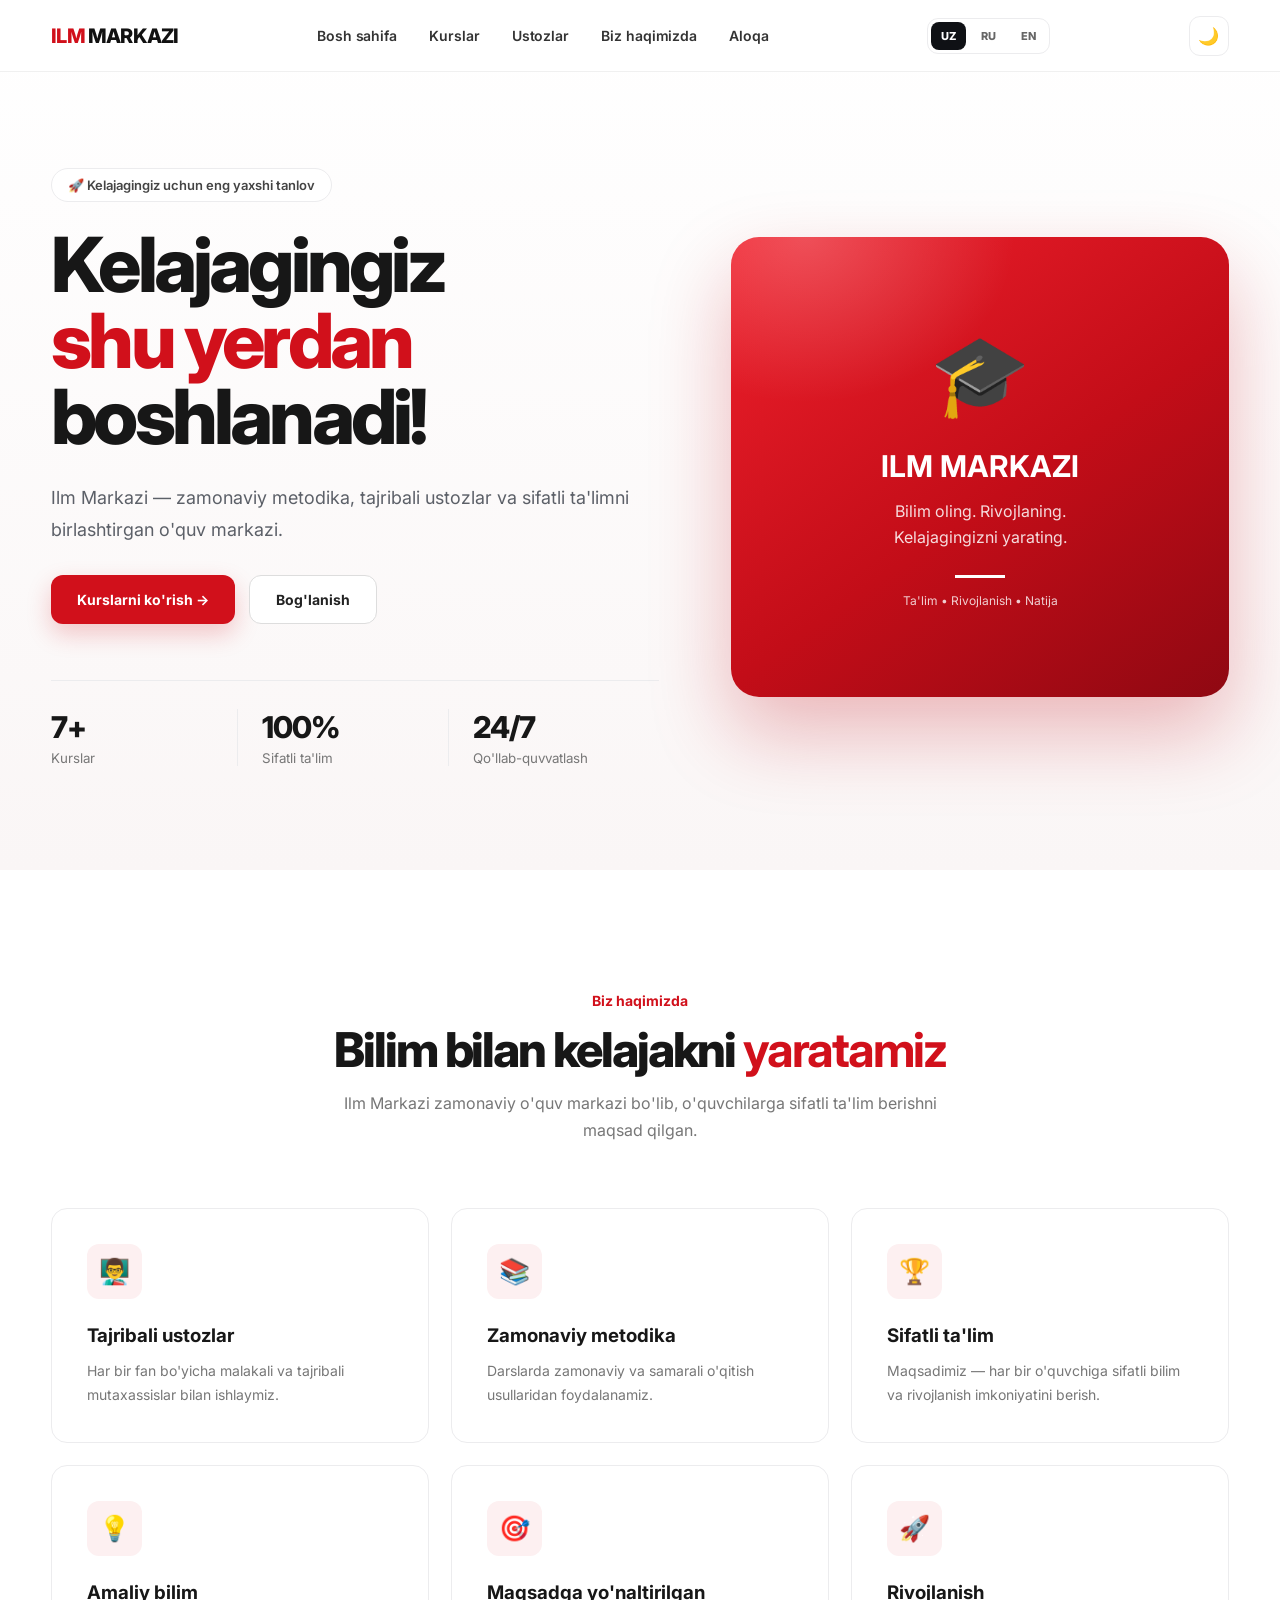
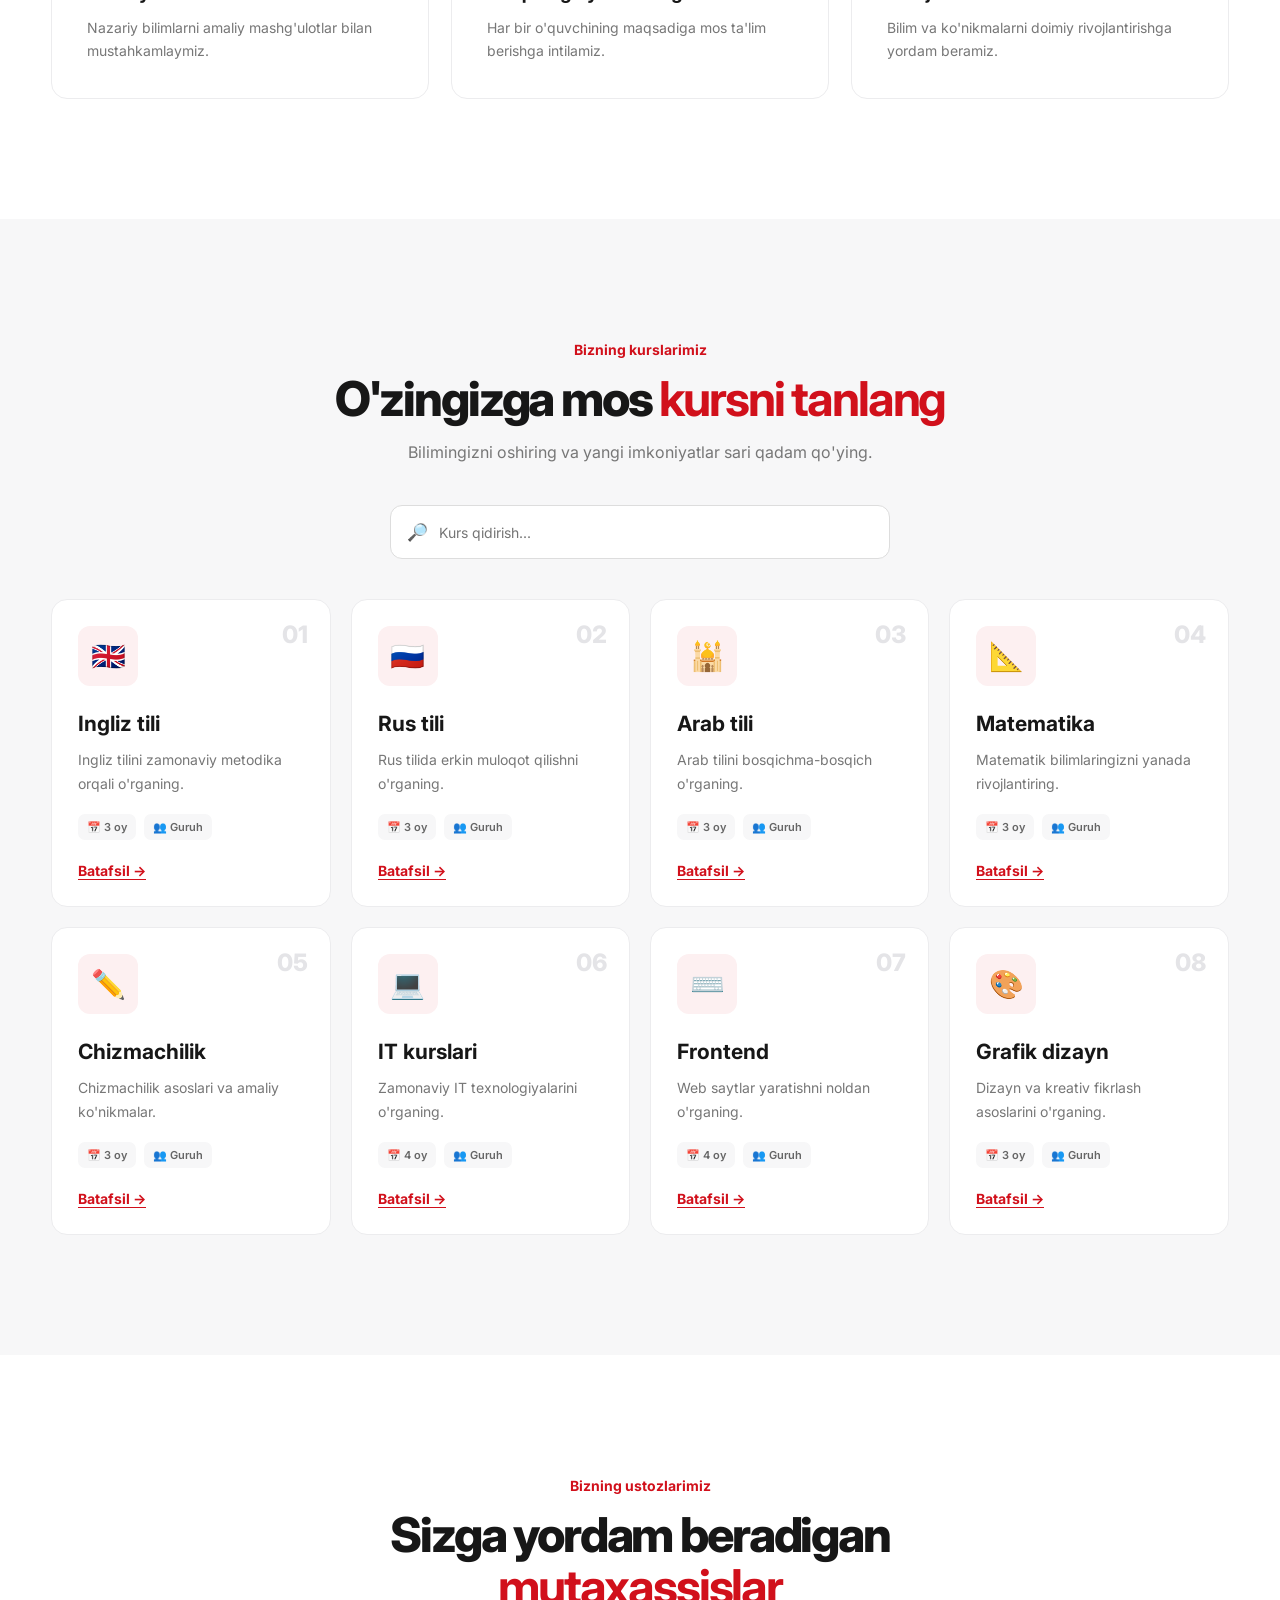
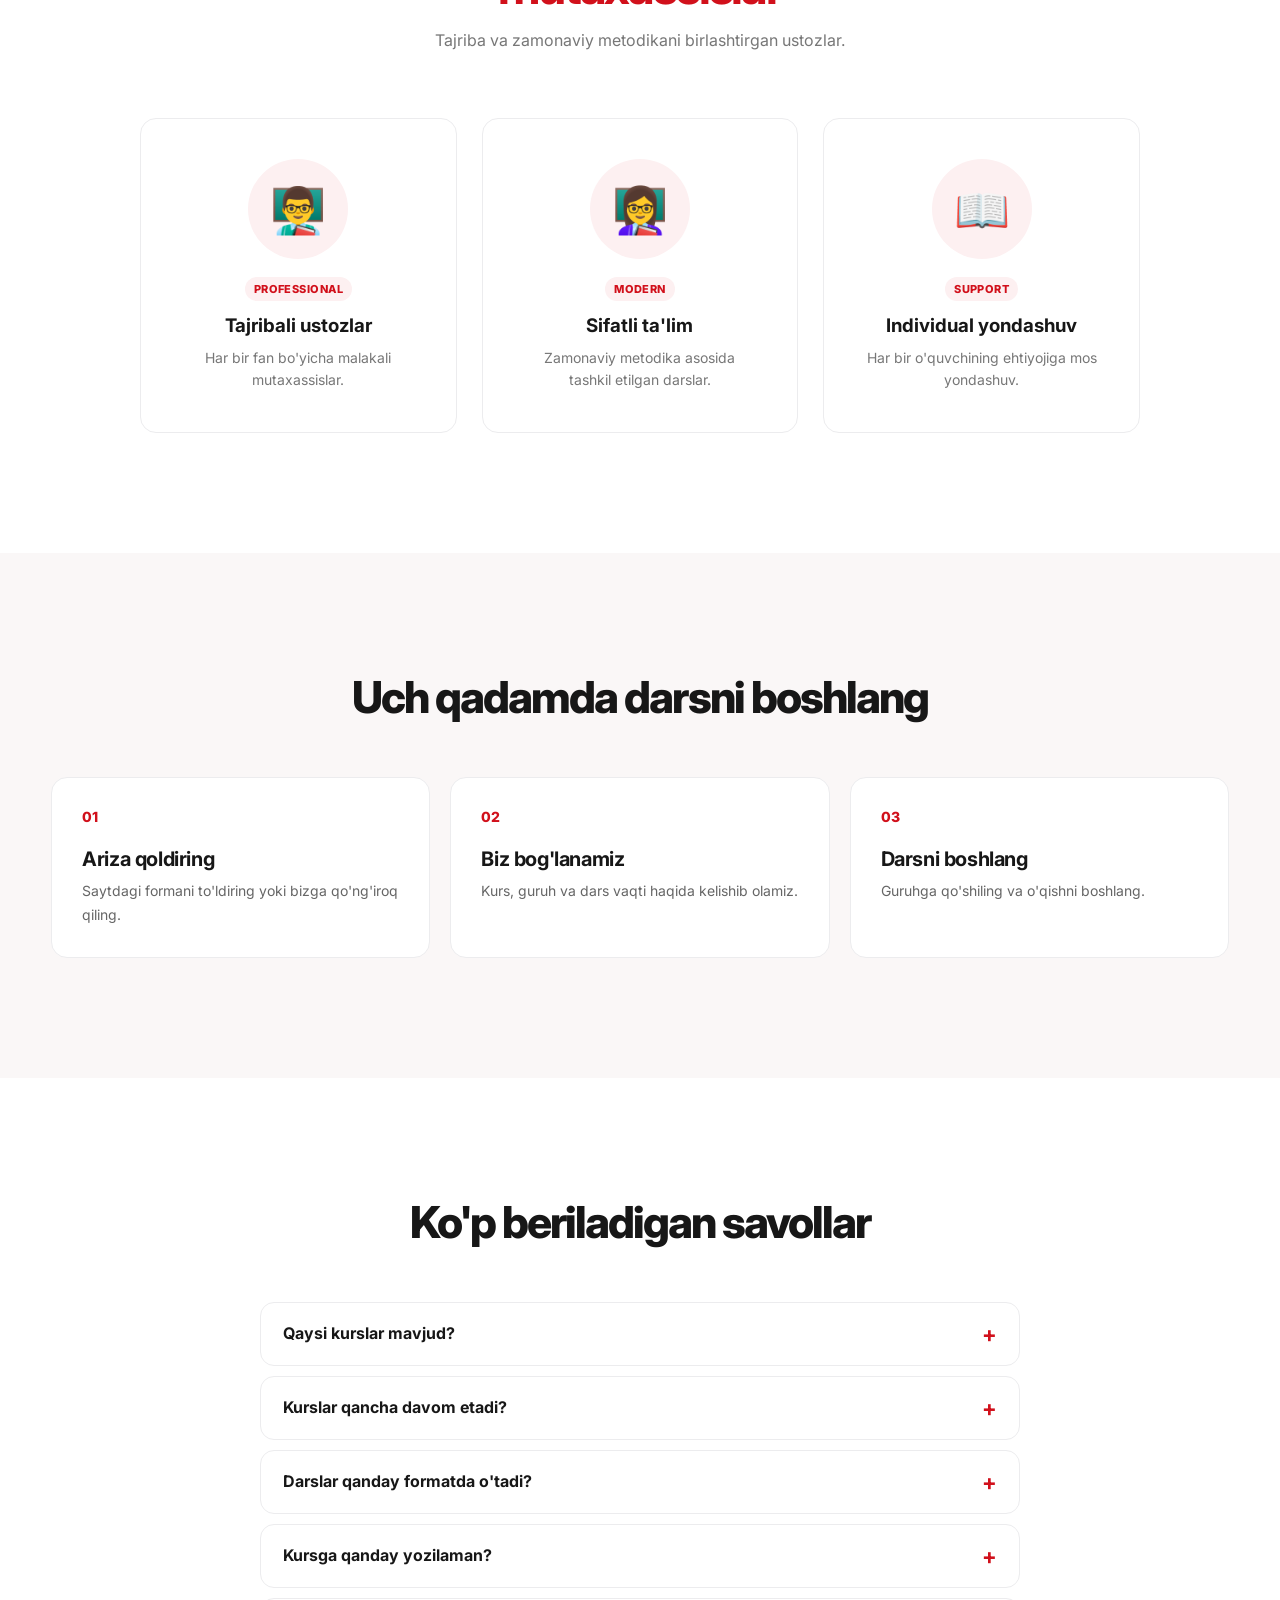
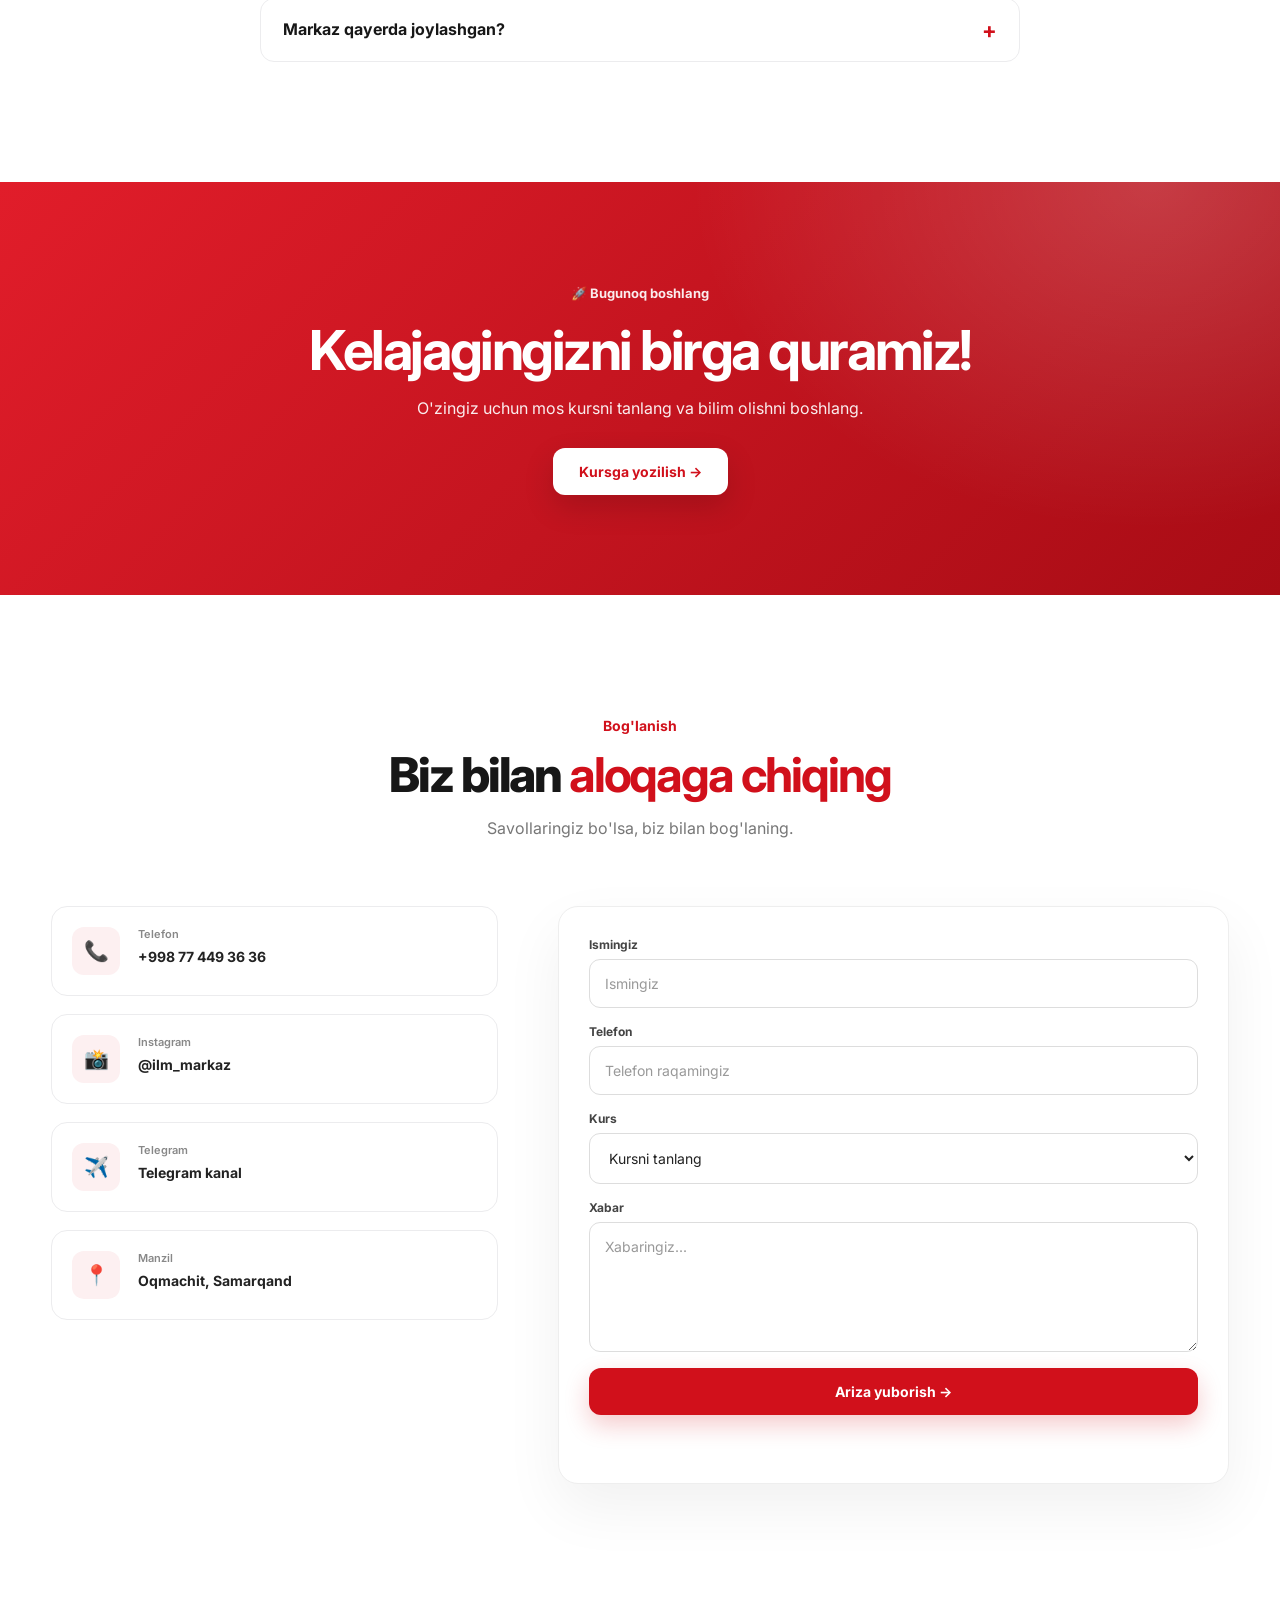
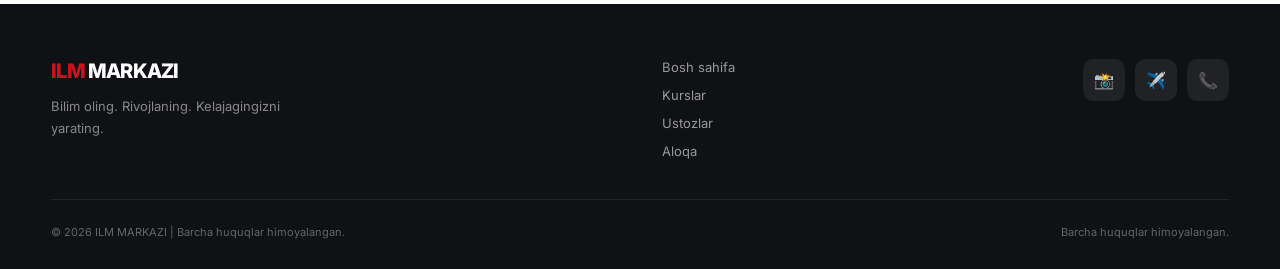
<file: index.html>
<!DOCTYPE html>
<html lang="uz">

<head>
    <meta charset="UTF-8">
    <meta name="viewport" content="width=device-width, initial-scale=1.0">

    <meta
        name="description"
        content="Ilm Markazi — zamonaviy ta'lim markazi. Ingliz tili, Rus tili, Arab tili, Matematika, IT va Frontend kurslari."
    >

    <meta name="theme-color" content="#2563eb">

    <title>Ilm Markazi — Zamonaviy ta'lim markazi</title>

    <link rel="stylesheet" href="style.css">

    <link
        href="https://fonts.googleapis.com/css2?family=Inter:wght@400;500;600;700;800&display=swap"
        rel="stylesheet"
    >
</head>

<body>

    <!-- =========================================
         HEADER
    ========================================== -->

    <header class="header">

        <div class="container nav">

            <a href="#home" class="logo">
                <span>ILM</span> MARKAZI
            </a>

            <div class="nav-actions">

                <!-- LANGUAGE -->
                <div class="language">

                    <button
                        id="languageBtn"
                        class="lang-btn"
                        type="button"
                    >
                        UZ ▾
                    </button>

                    <div
                        id="languageMenu"
                        class="language-menu"
                    >

                        <button
                            type="button"
                            data-language="uz"
                        >
                            🇺🇿 O'zbekcha
                        </button>

                        <button
                            type="button"
                            data-language="ru"
                        >
                            🇷🇺 Русский
                        </button>

                        <button
                            type="button"
                            data-language="en"
                        >
                            🇬🇧 English
                        </button>

                    </div>

                </div>


                <!-- DARK MODE -->

                <button
                    id="themeBtn"
                    class="theme-btn"
                    type="button"
                    aria-label="Dark mode"
                >
                    🌙
                </button>


                <!-- MOBILE MENU -->

                <button
                    class="menu-btn"
                    id="menuBtn"
                    type="button"
                    aria-label="Menu"
                >
                    ☰
                </button>

            </div>


            <!-- NAVIGATION -->

            <nav id="navMenu">

                <a
                    href="#home"
                    data-lang="home"
                >
                    Bosh sahifa
                </a>

                <a
                    href="#courses"
                    data-lang="courses"
                >
                    Kurslar
                </a>

                <a
                    href="#teachers"
                    data-lang="teachers"
                >
                    Ustozlar
                </a>

                <a
                    href="#about"
                    data-lang="about"
                >
                    Biz haqimizda
                </a>

                <a
                    href="#contact"
                    data-lang="contact"
                >
                    Aloqa
                </a>

            </nav>

        </div>

    </header>


    <!-- =========================================
         MAIN
    ========================================== -->

    <main>


        <!-- =====================================
             HERO
        ====================================== -->

        <section
            class="hero"
            id="home"
        >

            <div class="hero-bg"></div>

            <div class="container hero-content">


                <!-- HERO TEXT -->

                <div class="hero-text">

                    <div class="badge">
                        🚀
                        <span>
                            Kelajagingiz uchun eng yaxshi tanlov
                        </span>
                    </div>


                    <h1>
                        Kelajagingiz
                        <span>shu yerdan</span>
                        boshlanadi!
                    </h1>


                    <p data-lang="heroText">
                        Ilm Markazi — zamonaviy metodika,
                        tajribali ustozlar va sifatli ta'limni
                        birlashtirgan o'quv markazi.
                    </p>


                    <div class="hero-buttons">

                        <a
                            href="#courses"
                            class="btn btn-red"
                        >
                            Kurslarni ko'rish →
                        </a>

                        <a
                            href="#contact"
                            class="btn btn-outline"
                        >
                            Bog'lanish
                        </a>

                    </div>


                    <!-- STATS -->

                    <div class="stats">

                        <div>
                            <strong data-counter="7">
                                7+
                            </strong>

                            <small>
                                Kurslar
                            </small>
                        </div>


                        <div>
                            <strong>
                                100%
                            </strong>

                            <small>
                                Sifatli ta'lim
                            </small>
                        </div>


                        <div>
                            <strong>
                                24/7
                            </strong>

                            <small>
                                Qo'llab-quvvatlash
                            </small>
                        </div>

                    </div>

                </div>


                <!-- HERO CARD -->

                <div class="hero-card">

                    <div class="card-glow"></div>

                    <div class="book-icon">
                        🎓
                    </div>

                    <h3>
                        ILM MARKAZI
                    </h3>

                    <p>
                        Bilim oling.
                        Rivojlaning.
                        Kelajagingizni yarating.
                    </p>

                    <div class="line"></div>

                    <span>
                        Ta'lim • Rivojlanish • Natija
                    </span>

                </div>

            </div>

        </section>


        <!-- =====================================
             ABOUT
        ====================================== -->

        <section
            class="section about"
            id="about"
        >

            <div class="container">


                <div class="section-title">

                    <span>
                        Biz haqimizda
                    </span>

                    <h2>
                        Bilim bilan kelajakni
                        <b>yaratamiz</b>
                    </h2>

                    <p>
                        Ilm Markazi zamonaviy o'quv markazi bo'lib,
                        o'quvchilarga sifatli ta'lim berishni
                        maqsad qilgan.
                    </p>

                </div>


                <div class="about-grid">


                    <div class="about-box">

                        <div class="icon">
                            👨‍🏫
                        </div>

                        <h3>
                            Tajribali ustozlar
                        </h3>

                        <p>
                            Har bir fan bo'yicha malakali
                            va tajribali mutaxassislar
                            bilan ishlaymiz.
                        </p>

                    </div>


                    <div class="about-box">

                        <div class="icon">
                            📚
                        </div>

                        <h3>
                            Zamonaviy metodika
                        </h3>

                        <p>
                            Darslarda zamonaviy va samarali
                            o'qitish usullaridan foydalanamiz.
                        </p>

                    </div>


                    <div class="about-box">

                        <div class="icon">
                            🏆
                        </div>

                        <h3>
                            Sifatli ta'lim
                        </h3>

                        <p>
                            Maqsadimiz — har bir o'quvchiga
                            sifatli bilim va rivojlanish
                            imkoniyatini berish.
                        </p>

                    </div>


                    <div class="about-box">

                        <div class="icon">
                            💡
                        </div>

                        <h3>
                            Amaliy bilim
                        </h3>

                        <p>
                            Nazariy bilimlarni amaliy
                            mashg'ulotlar bilan mustahkamlaymiz.
                        </p>

                    </div>


                    <div class="about-box">

                        <div class="icon">
                            🎯
                        </div>

                        <h3>
                            Maqsadga yo'naltirilgan
                        </h3>

                        <p>
                            Har bir o'quvchining maqsadiga
                            mos ta'lim berishga intilamiz.
                        </p>

                    </div>


                    <div class="about-box">

                        <div class="icon">
                            🚀
                        </div>

                        <h3>
                            Rivojlanish
                        </h3>

                        <p>
                            Bilim va ko'nikmalarni doimiy
                            rivojlantirishga yordam beramiz.
                        </p>

                    </div>

                </div>

            </div>

        </section>


        <!-- =====================================
             COURSES
        ====================================== -->

        <section
            class="section courses"
            id="courses"
        >

            <div class="container">


                <div class="section-title">

                    <span>
                        Bizning kurslarimiz
                    </span>

                    <h2>
                        O'zingizga mos
                        <b>kursni tanlang</b>
                    </h2>

                    <p>
                        Bilimingizni oshiring va yangi
                        imkoniyatlar sari qadam qo'ying.
                    </p>

                </div>


                <!-- COURSE SEARCH -->

                <div class="course-tools">

                    <div class="search-box">

                        <span>
                            🔎
                        </span>

                        <input
                            type="text"
                            id="courseSearch"
                            placeholder="Kurs qidirish..."
                        >

                    </div>

                </div>


                <!-- COURSE GRID -->

                <div class="course-grid">


                    <!-- COURSE 01 -->

                    <div class="course-card">

                        <div class="course-number">
                            01
                        </div>

                        <div class="course-icon">
                            🇬🇧
                        </div>

                        <h3>
                            Ingliz tili
                        </h3>

                        <p>
                            Ingliz tilini zamonaviy
                            metodika orqali o'rganing.
                        </p>

                        <div class="course-info">
                            <span>📅 3 oy</span>
                            <span>👥 Guruh</span>
                        </div>

                        <a
                            href="#contact"
                            data-course="Ingliz tili"
                        >
                            Batafsil →
                        </a>

                    </div>


                    <!-- COURSE 02 -->

                    <div class="course-card">

                        <div class="course-number">
                            02
                        </div>

                        <div class="course-icon">
                            🇷🇺
                        </div>

                        <h3>
                            Rus tili
                        </h3>

                        <p>
                            Rus tilida erkin muloqot
                            qilishni o'rganing.
                        </p>

                        <div class="course-info">
                            <span>📅 3 oy</span>
                            <span>👥 Guruh</span>
                        </div>

                        <a
                            href="#contact"
                            data-course="Rus tili"
                        >
                            Batafsil →
                        </a>

                    </div>


                    <!-- COURSE 03 -->

                    <div class="course-card">

                        <div class="course-number">
                            03
                        </div>

                        <div class="course-icon">
                            🕌
                        </div>

                        <h3>
                            Arab tili
                        </h3>

                        <p>
                            Arab tilini bosqichma-bosqich
                            o'rganing.
                        </p>

                        <div class="course-info">
                            <span>📅 3 oy</span>
                            <span>👥 Guruh</span>
                        </div>

                        <a
                            href="#contact"
                            data-course="Arab tili"
                        >
                            Batafsil →
                        </a>

                    </div>


                    <!-- COURSE 04 -->

                    <div class="course-card">

                        <div class="course-number">
                            04
                        </div>

                        <div class="course-icon">
                            📐
                        </div>

                        <h3>
                            Matematika
                        </h3>

                        <p>
                            Matematik bilimlaringizni
                            yanada rivojlantiring.
                        </p>

                        <div class="course-info">
                            <span>📅 3 oy</span>
                            <span>👥 Guruh</span>
                        </div>

                        <a
                            href="#contact"
                            data-course="Matematika"
                        >
                            Batafsil →
                        </a>

                    </div>


                    <!-- COURSE 05 -->

                    <div class="course-card">

                        <div class="course-number">
                            05
                        </div>

                        <div class="course-icon">
                            ✏️
                        </div>

                        <h3>
                            Chizmachilik
                        </h3>

                        <p>
                            Chizmachilik asoslari va
                            amaliy ko'nikmalar.
                        </p>

                        <div class="course-info">
                            <span>📅 3 oy</span>
                            <span>👥 Guruh</span>
                        </div>

                        <a
                            href="#contact"
                            data-course="Chizmachilik"
                        >
                            Batafsil →
                        </a>

                    </div>


                    <!-- COURSE 06 -->

                    <div class="course-card">

                        <div class="course-number">
                            06
                        </div>

                        <div class="course-icon">
                            💻
                        </div>

                        <h3>
                            IT kurslari
                        </h3>

                        <p>
                            Zamonaviy IT texnologiyalarini
                            o'rganing.
                        </p>

                        <div class="course-info">
                            <span>📅 4 oy</span>
                            <span>👥 Guruh</span>
                        </div>

                        <a
                            href="#contact"
                            data-course="IT kurslari"
                        >
                            Batafsil →
                        </a>

                    </div>


                    <!-- COURSE 07 -->

                    <div class="course-card">

                        <div class="course-number">
                            07
                        </div>

                        <div class="course-icon">
                            ⌨️
                        </div>

                        <h3>
                            Frontend
                        </h3>

                        <p>
                            Web saytlar yaratishni
                            noldan o'rganing.
                        </p>

                        <div class="course-info">
                            <span>📅 4 oy</span>
                            <span>👥 Guruh</span>
                        </div>

                        <a
                            href="#contact"
                            data-course="Frontend"
                        >
                            Batafsil →
                        </a>

                    </div>


                    <!-- COURSE 08 -->

                    <div class="course-card">

                        <div class="course-number">
                            08
                        </div>

                        <div class="course-icon">
                            🎨
                        </div>

                        <h3>
                            Grafik dizayn
                        </h3>

                        <p>
                            Dizayn va kreativ fikrlash
                            asoslarini o'rganing.
                        </p>

                        <div class="course-info">
                            <span>📅 3 oy</span>
                            <span>👥 Guruh</span>
                        </div>

                        <a
                            href="#contact"
                            data-course="Grafik dizayn"
                        >
                            Batafsil →
                        </a>

                    </div>

                </div>

            </div>

        </section>


        <!-- =====================================
             TEACHERS
        ====================================== -->

        <section
            class="section teachers"
            id="teachers"
        >

            <div class="container">


                <div class="section-title">

                    <span>
                        Bizning ustozlar
                    </span>

                    <h2>
                        Sizga yordam beradigan
                        <b>mutaxassislar</b>
                    </h2>

                    <p>
                        Tajriba va zamonaviy metodikani
                        birlashtirgan ustozlar.
                    </p>

                </div>


                <div class="teacher-grid">


                    <div class="teacher-card">

                        <div class="teacher-avatar">
                            👨‍🏫
                        </div>

                        <div class="teacher-badge">
                            PROFESSIONAL
                        </div>

                        <h3>
                            Tajribali ustozlar
                        </h3>

                        <p>
                            Har bir fan bo'yicha malakali
                            mutaxassislar.
                        </p>

                    </div>


                    <div class="teacher-card">

                        <div class="teacher-avatar">
                            👩‍🏫
                        </div>

                        <div class="teacher-badge">
                            MODERN
                        </div>

                        <h3>
                            Zamonaviy o'qituvchilar
                        </h3>

                        <p>
                            Zamonaviy metodika asosida
                            tashkil etilgan darslar.
                        </p>

                    </div>


                    <div class="teacher-card">

                        <div class="teacher-avatar">
                            📖
                        </div>

                        <div class="teacher-badge">
                            SUPPORT
                        </div>

                        <h3>
                            Individual yondashuv
                        </h3>

                        <p>
                            Har bir o'quvchining ehtiyojiga
                            mos yondashuv.
                        </p>

                    </div>

                </div>

            </div>

        </section>

<section class="section steps" id="steps">
    <div class="container">
        <div class="sec-head">
            <h2 data-k="stepsTitle">Uch qadamda darsni boshlang</h2>
        </div>
        <div class="steps-grid">
            <div class="step">
                <h3 data-k="s1t">Ariza qoldiring</h3>
                <p data-k="s1p">Saytdagi formani to'ldiring yoki bizga qo'ng'iroq qiling.</p>
            </div>
            <div class="step">
                <h3 data-k="s2t">Biz bog'lanamiz</h3>
                <p data-k="s2p">Kurs, guruh va dars vaqti haqida kelishib olamiz.</p>
            </div>
            <div class="step">
                <h3 data-k="s3t">Darsni boshlang</h3>
                <p data-k="s3p">Guruhga qo'shiling va o'qishni boshlang.</p>
            </div>
        </div>
    </div>
</section>

<section class="section faq" id="faq">
    <div class="container">
        <div class="sec-head">
            <h2 data-k="faqTitle">Ko'p beriladigan savollar</h2>
        </div>
        <div class="faq-list">
            <details>
                <summary data-k="q1">Qaysi kurslar mavjud?</summary>
                <p data-k="a1">Ingliz, Rus va Arab tillari, Matematika, Chizmachilik, IT, Frontend hamda Grafik dizayn.</p>
            </details>
            <details>
                <summary data-k="q2">Kurslar qancha davom etadi?</summary>
                <p data-k="a2">Tillar, Matematika, Chizmachilik va Grafik dizayn — 3 oy, IT va Frontend — 4 oy.</p>
            </details>
            <details>
                <summary data-k="q3">Darslar qanday formatda o'tadi?</summary>
                <p data-k="a3">Darslar guruhlarda o'tkaziladi.</p>
            </details>
            <details>
                <summary data-k="q4">Kursga qanday yozilaman?</summary>
                <p data-k="a4">Saytdagi arizani to'ldiring yoki +998 77 449 36 36 raqamiga qo'ng'iroq qiling.</p>
            </details>
            <details>
                <summary data-k="q5">Markaz qayerda joylashgan?</summary>
                <p data-k="a5">Oqmachit, Samarqand.</p>
            </details>
        </div>
    </div>
</section>

        <!-- =====================================
             CTA
        ====================================== -->

        <section class="cta">

            <div class="container">

                <div class="cta-content">

                    <span>
                        🚀 Bugunoq boshlang
                    </span>

                    <h2>
                        Kelajagingizni birga quramiz!
                    </h2>

                    <p>
                        O'zingiz uchun mos kursni tanlang
                        va bilim olishni boshlang.
                    </p>

                    <a
                        href="#contact"
                        class="btn white-btn"
                    >
                        Kursga yozilish →
                    </a>

                </div>

            </div>

        </section>


        <!-- =====================================
             CONTACT
        ====================================== -->

        <section
            class="section contact"
            id="contact"
        >

            <div class="container">


                <div class="section-title">

                    <span>
                        Bog'lanish
                    </span>

                    <h2>
                        Biz bilan
                        <b>aloqaga chiqing</b>
                    </h2>

                    <p>
                        Savollaringiz bo'lsa, biz bilan
                        bog'laning.
                    </p>

                </div>


                <div class="contact-grid">


                    <!-- CONTACT INFO -->

                    <div class="contact-info">


                        <div class="contact-item">

                            <div class="contact-icon">
                                📞
                            </div>

                            <div>

                                <small>
                                    Telefon
                                </small>

                                <a href="tel:+998774493636">
                                    +998 77 449 36 36
                                </a>

                            </div>

                        </div>


                        <div class="contact-item">

                            <div class="contact-icon">
                                📸
                            </div>

                            <div>

                                <small>
                                    Instagram
                                </small>

                                <a
                                    href="https://instagram.com/ilm_markaz"
                                    target="_blank"
                                    rel="noopener"
                                >
                                    @ilm_markaz
                                </a>

                            </div>

                        </div>


                        <div class="contact-item">

                            <div class="contact-icon">
                                ✈️
                            </div>

                            <div>

                                <small>
                                    Telegram
                                </small>

                                <a
                                    href="https://t.me/Oqmchit_FastEducation/"
                                    target="_blank"
                                    rel="noopener"
                                >
                                    Telegram kanal
                                </a>

                            </div>

                        </div>


                        <div class="contact-item">

                            <div class="contact-icon">
                                📍
                            </div>

                            <div>

                                <small>
                                    Manzil
                                </small>

                               <span>
    Oqmachit, Samarqand
</span>


                            </div>

                        </div>


                    </div>


                    <!-- CONTACT FORM -->

                    <form
                        class="contact-form"
                        id="contactForm"
                    >


                        <div class="form-group">

                            <label for="name">
                                Ismingiz
                            </label>

                            <input
                                type="text"
                                id="name"
                                name="name"
                                placeholder="Ismingiz"
                                data-placeholder="namePlaceholder"
                                autocomplete="name"
                                required
                            >

                        </div>


                        <div class="form-group">

                            <label for="phone">
                                Telefon
                            </label>

                            <input
                                type="tel"
                                id="phone"
                                name="phone"
                                placeholder="Telefon raqamingiz"
                                data-placeholder="phonePlaceholder"
                                autocomplete="tel"
                                required
                            >

                        </div>


                        <div class="form-group">

                            <label for="course">
                                Kurs
                            </label>

                            <select
                                id="course"
                                name="course"
                                required
                            >

                                <option value="">
                                    Kursni tanlang
                                </option>

                                <option value="Ingliz tili">
                                    🇬🇧 Ingliz tili
                                </option>

                                <option value="Rus tili">
                                    🇷🇺 Rus tili
                                </option>

                                <option value="Arab tili">
                                    🕌 Arab tili
                                </option>

                                <option value="Matematika">
                                    📐 Matematika
                                </option>

                                <option value="Chizmachilik">
                                    ✏️ Chizmachilik
                                </option>

                                <option value="IT kurslari">
                                    💻 IT kurslari
                                </option>

                                <option value="Frontend">
                                    ⌨️ Frontend
                                </option>

                                <option value="Grafik dizayn">
                                    🎨 Grafik dizayn
                                </option>

                            </select>

                        </div>


                        <div class="form-group">

                            <label for="message">
                                Xabar
                            </label>

                            <textarea
                                id="message"
                                name="message"
                                placeholder="Xabaringiz..."
                                rows="5"
                            ></textarea>

                        </div>


                        <button
                            type="submit"
                            class="btn btn-red"
                        >
                            Ariza yuborish →
                        </button>


                        <div
                            id="formMessage"
                            role="status"
                        ></div>

                    </form>

                </div>

            </div>

        </section>

    </main>


    <!-- =========================================
         COURSE MODAL
    ========================================== -->

    <div
        class="modal"
        id="courseModal"
        aria-hidden="true"
    >

        <div class="modal-content">

            <button
                class="modal-close"
                id="modalClose"
                type="button"
                aria-label="Close"
            >
                ✕
            </button>

            <div class="modal-icon">
                📚
            </div>

            <h2 id="modalCourseTitle">
                Kurs
            </h2>

            <p>
                Ushbu kurs haqida batafsil ma'lumot
                olish uchun ariza qoldiring.
            </p>

            <a
                href="#contact"
                class="btn btn-red"
            >
                Kursga yozilish →
            </a>

        </div>

    </div>


    <!-- =========================================
         FOOTER
    ========================================== -->

    <footer>

        <div class="container footer">


            <div class="footer-main">

                <a
                    href="#home"
                    class="logo"
                >
                    <span>ILM</span> MARKAZI
                </a>

                <p>
                    Bilim oling.
                    Rivojlaning.
                    Kelajagingizni yarating.
                </p>

            </div>


            <div class="footer-links">

                <a href="#home">
                    Bosh sahifa
                </a>

                <a href="#courses">
                    Kurslar
                </a>

                <a href="#teachers">
                    Ustozlar
                </a>

                <a href="#contact">
                    Aloqa
                </a>

            </div>


            <div class="footer-social">

                <a
                    href="https://instagram.com/ilm_markaz"
                    target="_blank"
                    rel="noopener"
                    aria-label="Instagram"
                >
                    📸
                </a>

                <a
                    href="https://t.me/"
                    target="_blank"
                    rel="noopener"
                    aria-label="Telegram"
                >
                    ✈️
                </a>

                <a
                    href="tel:+998774493636"
                    aria-label="Phone"
                >
                    📞
                </a>

            </div>


            <div class="footer-bottom">

                <p>
                    © 2026 ILM MARKAZI
                </p>

                <p>
                    Barcha huquqlar himoyalangan.
                </p>

            </div>

        </div>

    </footer>


    <!-- =========================================
         BACK TO TOP
         JS avtomatik yaratadi
    ========================================== -->


    <!-- JAVASCRIPT -->

    <script src="script.js"></script>

</body>

</html>
<form name="ariza" method="POST" data-netlify="true" netlify-honeypot="bot-field">
  <input type="hidden" name="form-name" value="ariza">

  <p hidden>
    <label>
      Don't fill this out:
      <input name="bot-field">
    </label>
  </p>

  <label for="ism">Ismingiz:</label>
  <input type="text" id="ism" name="ism" required>

  <label for="telefon">Telefon raqamingiz:</label>
  <input type="tel" id="telefon" name="telefon" required>

  <label for="kurs">Kurs:</label>
  <select id="kurs" name="kurs" required>
    <option value="">Kursni tanlang</option>
    <option value="Ingliz tili">Ingliz tili</option>
    <option value="Matematika">Matematika</option>
    <option value="IT">IT</option>
  </select>

  <label for="xabar">Qo‘shimcha ma’lumot:</label>
  <textarea id="xabar" name="xabar"></textarea>

  <button type="submit">Ariza yuborish</button>
</form>
</file>
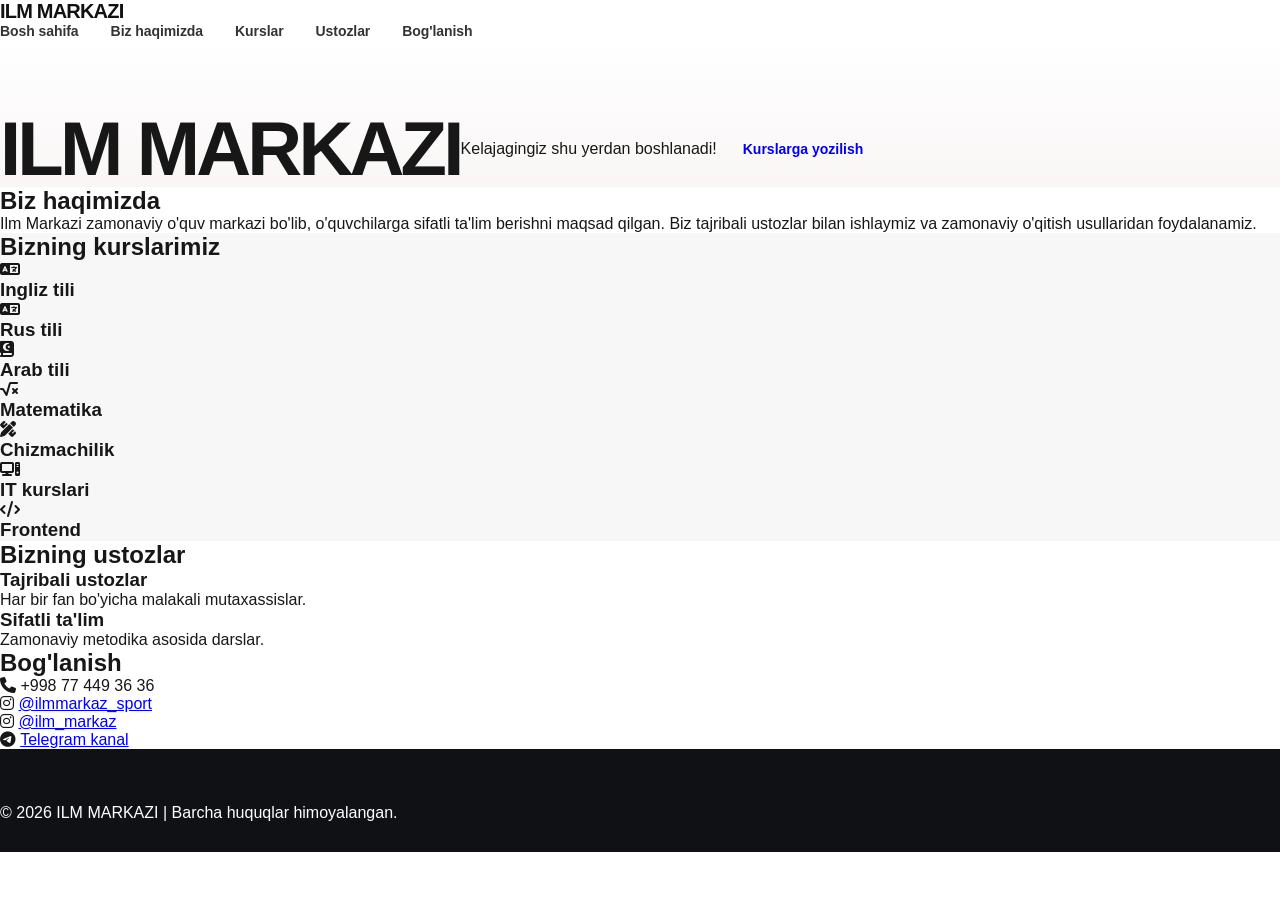
<file: ilmmarkaz.html>
<!DOCTYPE html>
<html lang="uz">
<head>
    <meta charset="UTF-8">
    <meta name="viewport" content="width=device-width, initial-scale=1.0">
    <title>Ilm Markazi</title>
    <link rel="stylesheet" href="style.css">
    <link rel="stylesheet" href="https://cdnjs.cloudflare.com/ajax/libs/font-awesome/6.6.0/css/all.min.css">
</head>
<body>

<header>
    <div class="logo">ILM MARKAZI</div>

    <nav>
        <a href="#home">Bosh sahifa</a>
        <a href="#about">Biz haqimizda</a>
        <a href="#courses">Kurslar</a>
        <a href="#teachers">Ustozlar</a>
        <a href="#contact">Bog'lanish</a>
    </nav>
</header>

<section class="hero" id="home">
    <h1>ILM MARKAZI</h1>

    <p>Kelajagingiz shu yerdan boshlanadi!</p>

    <a href="#courses" class="btn">Kurslarga yozilish</a>
</section>

<section class="about" id="about">

<h2>Biz haqimizda</h2>

<p>
Ilm Markazi zamonaviy o'quv markazi bo'lib,
o'quvchilarga sifatli ta'lim berishni maqsad qilgan.
Biz tajribali ustozlar bilan ishlaymiz va zamonaviy
o'qitish usullaridan foydalanamiz.
</p>

</section>

<section class="courses" id="courses">

<h2>Bizning kurslarimiz</h2>

<div class="cards">

<div class="card">
<i class="fa-solid fa-language"></i>
<h3>Ingliz tili</h3>
</div>

<div class="card">
<i class="fa-solid fa-language"></i>
<h3>Rus tili</h3>
</div>

<div class="card">
<i class="fa-solid fa-book-quran"></i>
<h3>Arab tili</h3>
</div>

<div class="card">
<i class="fa-solid fa-square-root-variable"></i>
<h3>Matematika</h3>
</div>

<div class="card">
<i class="fa-solid fa-pencil-ruler"></i>
<h3>Chizmachilik</h3>
</div>

<div class="card">
<i class="fa-solid fa-computer"></i>
<h3>IT kurslari</h3>
</div>

<div class="card">
<i class="fa-solid fa-code"></i>
<h3>Frontend</h3>
</div>

</div>

</section>

<section class="teachers" id="teachers">

<h2>Bizning ustozlar</h2>

<div class="teacher-box">

<div class="teacher">
<h3>Tajribali ustozlar</h3>
<p>Har bir fan bo'yicha malakali mutaxassislar.</p>
</div>

<div class="teacher">
<h3>Sifatli ta'lim</h3>
<p>Zamonaviy metodika asosida darslar.</p>
</div>

</div>

</section>

<section class="contact" id="contact">

<h2>Bog'lanish</h2>

<p><i class="fa-solid fa-phone"></i> +998 77 449 36 36</p>

<p>
<i class="fa-brands fa-instagram"></i>
<a href="https://instagram.com/ilmmarkaz_sport">
@ilmmarkaz_sport
</a>
</p>

<p>
<i class="fa-brands fa-instagram"></i>
<a href="https://instagram.com/ilm_markaz">
@ilm_markaz
</a>
</p>

<p>
<i class="fa-brands fa-telegram"></i>
<a href="https://t.me/Oqmchit_FastEduction">
Telegram kanal
</a>
</p>

</section>

<footer>

<p>© 2026 ILM MARKAZI | Barcha huquqlar himoyalangan.</p>

</footer>

</body>
</html>
</file>
<file: style.css>
/* =========================================================
   ILM MARKAZI
   COMPLETE STYLE.CSS
========================================================= */


/* =========================================================
   RESET
========================================================= */

* {
    margin: 0;
    padding: 0;
    box-sizing: border-box;
}

html {
    scroll-behavior: smooth;
    scroll-padding-top: 90px;
}

body {
    font-family: "Inter", sans-serif;
    color: #171717;
    background: #ffffff;
    overflow-x: hidden;
    transition:
        background .35s ease,
        color .35s ease;
}

button,
input,
select,
textarea {
    font-family: inherit;
}

button {
    cursor: pointer;
}

::selection {
    background: #e50914;
    color: #ffffff;
}


/* =========================================================
   VARIABLES
========================================================= */

:root {
    --red: #e50914;
    --red-dark: #b80710;
    --red-light: #fff1f2;

    --black: #111111;
    --text: #171717;
    --gray: #666666;
    --gray-light: #888888;

    --white: #ffffff;
    --light: #f7f7f8;
    --border: #eeeeee;

    --shadow-sm:
        0 8px 25px rgba(0, 0, 0, .05);

    --shadow:
        0 20px 50px rgba(0, 0, 0, .08);

    --shadow-red:
        0 20px 50px rgba(229, 9, 20, .22);
}


/* =========================================================
   CONTAINER
========================================================= */

.container {
    width: min(1180px, 92%);
    margin: 0 auto;
}


/* =========================================================
   HEADER
========================================================= */

.header {
    height: 78px;

    background: rgba(255, 255, 255, .94);

    backdrop-filter: blur(18px);
    -webkit-backdrop-filter: blur(18px);

    border-bottom: 1px solid rgba(0, 0, 0, .06);

    position: fixed;

    top: 0;
    left: 0;
    right: 0;

    z-index: 1000;

    transition:
        background .3s ease,
        box-shadow .3s ease,
        border .3s ease;
}

.header.scrolled {
    box-shadow:
        0 8px 30px rgba(0, 0, 0, .08);
}


/* =========================================================
   NAV
========================================================= */

.nav {
    height: 100%;

    display: flex;
    align-items: center;
    justify-content: space-between;

    position: relative;
}


/* =========================================================
   LOGO
========================================================= */

.logo {
    text-decoration: none;

    color: var(--black);

    font-size: 20px;
    font-weight: 800;

    letter-spacing: -1px;

    white-space: nowrap;

    transition: .3s ease;
}

.logo:hover {
    transform: translateY(-1px);
}

.logo span {
    color: var(--red);
}


/* =========================================================
   NAVIGATION
========================================================= */

nav {
    display: flex;
    align-items: center;

    gap: 30px;
}

nav a {
    color: #333333;

    text-decoration: none;

    font-size: 14px;
    font-weight: 600;

    position: relative;

    transition: .3s ease;
}

nav a::after {
    content: "";

    position: absolute;

    left: 0;
    bottom: -8px;

    width: 0;
    height: 2px;

    background: var(--red);

    border-radius: 10px;

    transition: .3s ease;
}

nav a:hover,
nav a.active {
    color: var(--red);
}

nav a:hover::after,
nav a.active::after {
    width: 100%;
}


/* =========================================================
   NAV ACTIONS
========================================================= */

.nav-actions {
    display: flex;
    align-items: center;
    gap: 10px;

    order: 3;
}


/* =========================================================
   LANGUAGE
========================================================= */

.language {
    position: relative;
}

.lang-btn {
    border: 1px solid var(--border);

    background: #ffffff;

    color: #222222;

    padding: 9px 13px;

    border-radius: 9px;

    font-size: 12px;
    font-weight: 700;

    transition: .3s ease;
}

.lang-btn:hover {
    border-color: var(--red);
    color: var(--red);
}

.language-menu {
    position: absolute;

    top: calc(100% + 10px);
    right: 0;

    width: 155px;

    padding: 7px;

    background: #ffffff;

    border: 1px solid var(--border);

    border-radius: 13px;

    box-shadow:
        0 20px 45px rgba(0, 0, 0, .12);

    opacity: 0;
    visibility: hidden;

    transform: translateY(-8px);

    transition: .25s ease;

    z-index: 2000;
}

.language-menu.active {
    opacity: 1;
    visibility: visible;

    transform: translateY(0);
}

.language-menu button {
    width: 100%;

    border: 0;

    background: transparent;

    text-align: left;

    padding: 10px 11px;

    border-radius: 8px;

    color: #333;

    font-size: 13px;

    transition: .2s ease;
}

.language-menu button:hover {
    background: var(--red-light);
    color: var(--red);
}


/* =========================================================
   THEME BUTTON
========================================================= */

.theme-btn {
    width: 40px;
    height: 40px;

    display: flex;
    align-items: center;
    justify-content: center;

    border: 1px solid var(--border);

    background: #ffffff;

    border-radius: 10px;

    font-size: 17px;

    transition: .3s ease;
}

.theme-btn:hover {
    border-color: var(--red);

    transform: rotate(10deg);
}


/* =========================================================
   MOBILE MENU BUTTON
========================================================= */

.menu-btn {
    display: none;

    width: 42px;
    height: 42px;

    border: 1px solid var(--border);

    background: #ffffff;

    border-radius: 10px;

    color: #222;

    font-size: 23px;

    line-height: 1;

    transition: .3s ease;
}

.menu-btn:hover {
    border-color: var(--red);
    color: var(--red);
}


/* =========================================================
   HERO
========================================================= */

.hero {
    min-height: 750px;

    padding-top: 78px;

    display: flex;
    align-items: center;

    position: relative;

    overflow: hidden;

    background:
        radial-gradient(
            circle at 80% 20%,
            #ffe0e2,
            transparent 30%
        ),
        linear-gradient(
            135deg,
            #ffffff 0%,
            #fff7f7 100%
        );
}

.hero-bg {
    position: absolute;

    width: 600px;
    height: 600px;

    background: var(--red);

    filter: blur(150px);

    opacity: .08;

    right: -200px;
    top: 100px;

    pointer-events: none;
}

.hero-content {
    display: grid;

    grid-template-columns:
        1.1fr .9fr;

    align-items: center;

    gap: 80px;

    position: relative;

    z-index: 2;
}


/* =========================================================
   HERO TEXT
========================================================= */

.badge {
    display: inline-flex;
    align-items: center;
    gap: 8px;

    padding: 10px 16px;

    border-radius: 50px;

    background: var(--red-light);

    color: var(--red);

    font-size: 13px;

    font-weight: 700;

    margin-bottom: 24px;
}

.hero h1 {
    font-size:
        clamp(48px, 6vw, 76px);

    line-height: 1.02;

    letter-spacing: -4px;

    max-width: 700px;
}

.hero h1 span {
    color: var(--red);

    display: block;
}

.hero-text > p {
    color: var(--gray);

    max-width: 600px;

    line-height: 1.8;

    font-size: 17px;

    margin: 28px 0;
}


/* =========================================================
   BUTTONS
========================================================= */

.hero-buttons {
    display: flex;

    gap: 14px;

    flex-wrap: wrap;
}

.btn {
    display: inline-flex;

    align-items: center;
    justify-content: center;

    text-decoration: none;

    padding: 15px 25px;

    border-radius: 10px;

    font-weight: 700;

    font-size: 14px;

    transition: .3s ease;

    border: none;

    cursor: pointer;
}

.btn-red {
    background: var(--red);

    color: #ffffff;

    box-shadow:
        0 12px 30px rgba(229, 9, 20, .20);
}

.btn-red:hover {
    background: var(--red-dark);

    transform: translateY(-3px);

    box-shadow:
        0 18px 35px rgba(229, 9, 20, .30);
}

.btn-outline {
    border: 1px solid #dddddd;

    color: #222222;

    background: #ffffff;
}

.btn-outline:hover {
    border-color: var(--red);

    color: var(--red);

    transform: translateY(-3px);
}


/* =========================================================
   STATS
========================================================= */

.stats {
    display: flex;

    gap: 45px;

    margin-top: 55px;
}

.stats div {
    display: flex;

    flex-direction: column;

    gap: 5px;
}

.stats strong {
    font-size: 25px;
    font-weight: 800;
}

.stats small {
    color: #777777;
}


/* =========================================================
   HERO CARD
========================================================= */

.hero-card {
    height: 470px;

    border-radius: 35px;

    background:
        linear-gradient(
            145deg,
            #ff1b26,
            #a90009
        );

    color: #ffffff;

    display: flex;

    flex-direction: column;

    align-items: center;

    justify-content: center;

    text-align: center;

    position: relative;

    overflow: hidden;

    box-shadow:
        0 35px 70px rgba(180, 0, 10, .25);

    transform: rotate(2deg);

    transition: .4s ease;
}

.hero-card:hover {
    transform:
        rotate(0deg)
        translateY(-5px);
}

.hero-card::before {
    content: "";

    position: absolute;

    width: 350px;
    height: 350px;

    border:
        1px solid
        rgba(255, 255, 255, .25);

    border-radius: 50%;
}

.hero-card::after {
    content: "";

    position: absolute;

    width: 450px;
    height: 450px;

    border:
        1px solid
        rgba(255, 255, 255, .15);

    border-radius: 50%;
}

.book-icon {
    font-size: 80px;

    margin-bottom: 25px;

    position: relative;

    z-index: 2;

    animation:
        floating 3s ease-in-out infinite;
}

@keyframes floating {

    0%,
    100% {
        transform: translateY(0);
    }

    50% {
        transform: translateY(-10px);
    }
}

.hero-card h3 {
    font-size: 30px;

    position: relative;

    z-index: 2;
}

.hero-card p {
    opacity: .85;

    line-height: 1.6;

    max-width: 270px;

    margin: 15px 0;

    position: relative;

    z-index: 2;
}

.hero-card .line {
    width: 50px;
    height: 3px;

    background: #ffffff;

    margin: 10px 0 15px;

    position: relative;

    z-index: 2;
}

.hero-card span {
    font-size: 12px;

    opacity: .8;

    position: relative;

    z-index: 2;
}


/* =========================================================
   SECTIONS
========================================================= */

.section {
    padding: 110px 0;
}

.section-title {
    text-align: center;

    max-width: 700px;

    margin:
        0 auto 60px;
}

.section-title > span {
    color: var(--red);

    font-size: 13px;

    font-weight: 800;

    text-transform: uppercase;

    letter-spacing: 2px;
}

.section-title h2 {
    font-size:
        clamp(32px, 4vw, 48px);

    letter-spacing: -2px;

    margin: 14px 0;
}

.section-title h2 b {
    color: var(--red);
}

.section-title p {
    color: #777777;

    line-height: 1.7;
}


/* =========================================================
   ABOUT
========================================================= */

.about {
    background: #ffffff;
}

.about-grid {
    display: grid;

    grid-template-columns:
        repeat(3, 1fr);

    gap: 22px;
}

.about-box {
    padding: 35px;

    border:
        1px solid
        var(--border);

    border-radius: 20px;

    transition: .3s ease;

    background: #ffffff;
}

.about-box:hover {
    border-color: #ffb7bb;

    transform:
        translateY(-8px);

    box-shadow:
        0 20px 50px rgba(0, 0, 0, .06);
}

.icon {
    width: 55px;
    height: 55px;

    border-radius: 14px;

    background: var(--red-light);

    display: flex;

    align-items: center;
    justify-content: center;

    font-size: 25px;

    margin-bottom: 25px;
}

.about-box h3 {
    margin-bottom: 12px;
}

.about-box p {
    color: #777777;

    line-height: 1.7;

    font-size: 14px;
}


/* =========================================================
   COURSES
========================================================= */

.courses {
    background: var(--light);
}


/* COURSE SEARCH */

.course-tools {
    display: flex;

    justify-content: center;

    margin:
        -25px auto 40px;
}

.search-box {
    width: min(500px, 100%);

    position: relative;
}

.search-box > span {
    position: absolute;

    left: 17px;
    top: 50%;

    transform:
        translateY(-50%);

    font-size: 17px;

    pointer-events: none;
}

.search-box input {
    width: 100%;

    height: 54px;

    border:
        1px solid
        #dddddd;

    background: #ffffff;

    border-radius: 14px;

    outline: none;

    padding:
        0 18px 0 48px;

    font-size: 14px;

    transition: .3s ease;

    box-shadow:
        0 8px 25px
        rgba(0, 0, 0, .04);
}

.search-box input:focus {
    border-color: var(--red);

    box-shadow:
        0 0 0 4px
        rgba(229, 9, 20, .07);
}


/* COURSE GRID */

.course-grid {
    display: grid;

    grid-template-columns:
        repeat(3, 1fr);

    gap: 20px;
}

.course-card {
    background: #ffffff;

    border-radius: 20px;

    padding: 30px;

    position: relative;

    border:
        1px solid
        #eeeeee;

    transition: .3s ease;

    overflow: hidden;
}

.course-card::before {
    content: "";

    position: absolute;

    width: 100px;
    height: 100px;

    background:
        rgba(229, 9, 20, .04);

    border-radius: 50%;

    right: -35px;
    bottom: -35px;

    transition: .3s ease;
}

.course-card:hover {
    transform:
        translateY(-8px);

    border-color:
        #ffb5b8;

    box-shadow:
        0 20px 50px
        rgba(0, 0, 0, .08);
}

.course-card:hover::before {
    transform: scale(2);
}

.course-number {
    position: absolute;

    right: 22px;
    top: 20px;

    color: #dddddd;

    font-size: 30px;

    font-weight: 800;
}

.course-icon {
    width: 60px;
    height: 60px;

    display: flex;

    align-items: center;
    justify-content: center;

    background: var(--red-light);

    border-radius: 16px;

    font-size: 28px;

    margin-bottom: 25px;

    position: relative;

    z-index: 2;
}

.course-card h3 {
    font-size: 21px;

    margin-bottom: 12px;

    position: relative;

    z-index: 2;
}

.course-card p {
    color: #777777;

    font-size: 14px;

    line-height: 1.7;

    min-height: 48px;

    margin-bottom: 18px;

    position: relative;

    z-index: 2;
}


/* COURSE INFO */

.course-info {
    display: flex;

    flex-wrap: wrap;

    gap: 8px;

    margin-bottom: 20px;
}

.course-info span {
    background: #f7f7f8;

    color: #666666;

    padding:
        6px 9px;

    border-radius: 7px;

    font-size: 11px;

    font-weight: 600;
}

.course-card a {
    color: var(--red);

    font-weight: 700;

    text-decoration: none;

    font-size: 14px;

    position: relative;

    z-index: 2;
}


/* =========================================================
   TEACHERS
========================================================= */

.teacher-grid {
    display: grid;

    grid-template-columns:
        repeat(3, 1fr);

    gap: 25px;

    max-width: 1000px;

    margin: auto;
}

.teacher-card {
    padding: 40px;

    border:
        1px solid
        #eeeeee;

    border-radius: 22px;

    text-align: center;

    background: #ffffff;

    transition: .3s ease;
}

.teacher-card:hover {
    transform:
        translateY(-8px);

    box-shadow:
        0 20px 50px
        rgba(0, 0, 0, .07);

    border-color:
        #ffb5b8;
}

.teacher-avatar {
    width: 100px;
    height: 100px;

    background:
        var(--red-light);

    border-radius: 50%;

    display: flex;

    align-items: center;
    justify-content: center;

    font-size: 45px;

    margin:
        0 auto 18px;
}

.teacher-badge {
    display: inline-block;

    padding:
        5px 9px;

    border-radius: 50px;

    background:
        var(--red-light);

    color: var(--red);

    font-size: 9px;

    font-weight: 800;

    letter-spacing: 1px;

    margin-bottom: 13px;
}

.teacher-card h3 {
    margin-bottom: 10px;
}

.teacher-card p {
    color: #777777;

    line-height: 1.6;

    font-size: 14px;
}


/* =========================================================
   CTA
========================================================= */

.cta {
    padding: 100px 0;

    background:
        radial-gradient(
            circle at 20% 30%,
            rgba(255, 255, 255, .12),
            transparent 30%
        ),
        linear-gradient(
            135deg,
            #ed0b16,
            #9e0008
        );

    color: #ffffff;

    position: relative;

    overflow: hidden;
}

.cta::before {
    content: "";

    position: absolute;

    width: 350px;
    height: 350px;

    border:
        1px solid
        rgba(255, 255, 255, .12);

    border-radius: 50%;

    right: -100px;
    top: -100px;
}

.cta-content {
    text-align: center;

    position: relative;

    z-index: 2;
}

.cta-content > span {
    font-size: 13px;

    font-weight: 700;

    opacity: .8;
}

.cta h2 {
    font-size:
        clamp(35px, 5vw, 55px);

    letter-spacing: -2px;

    margin: 15px 0;
}

.cta p {
    opacity: .8;

    margin-bottom: 30px;
}

.white-btn {
    background: #ffffff;

    color: var(--red);

    box-shadow:
        0 12px 30px
        rgba(0, 0, 0, .15);
}

.white-btn:hover {
    transform:
        translateY(-3px);

    box-shadow:
        0 18px 35px
        rgba(0, 0, 0, .20);
}


/* =========================================================
   CONTACT
========================================================= */

.contact {
    background: #ffffff;
}

.contact-grid {
    display: grid;

    grid-template-columns:
        .8fr 1.2fr;

    gap: 60px;

    align-items: start;
}

.contact-info {
    display: flex;

    flex-direction: column;

    gap: 18px;
}

.contact-item {
    display: flex;

    gap: 18px;

    padding: 20px;

    border:
        1px solid
        #eeeeee;

    border-radius: 15px;

    transition: .3s ease;
}

.contact-item:hover {
    border-color:
        #ffb5b8;

    transform:
        translateX(5px);

    box-shadow:
        0 10px 30px
        rgba(0, 0, 0, .05);
}

.contact-icon {
    width: 48px;
    height: 48px;

    flex-shrink: 0;

    background:
        var(--red-light);

    border-radius: 12px;

    display: flex;

    align-items: center;
    justify-content: center;

    font-size: 20px;
}

.contact-item small {
    color: #888888;

    display: block;

    margin-bottom: 5px;

    font-size: 11px;

    font-weight: 600;
}

.contact-item a,
.contact-item span {
    color: #222222;

    text-decoration: none;

    font-weight: 700;

    font-size: 14px;
}


/* =========================================================
   FORM
========================================================= */

.contact-form {
    display: flex;

    flex-direction: column;

    gap: 16px;

    background: #ffffff;

    padding: 30px;

    border:
        1px solid
        #eeeeee;

    border-radius: 22px;

    box-shadow:
        0 20px 50px
        rgba(0, 0, 0, .04);
}

.form-group {
    display: flex;

    flex-direction: column;

    gap: 7px;
}

.form-group label {
    font-size: 12px;

    font-weight: 700;

    color: #444444;
}

.contact-form input,
.contact-form select,
.contact-form textarea {
    width: 100%;

    border:
        1px solid
        #dddddd;

    border-radius: 12px;

    padding: 15px;

    font-family: inherit;

    font-size: 14px;

    outline: none;

    color: #222222;

    background: #ffffff;

    transition: .3s ease;
}

.contact-form input::placeholder,
.contact-form textarea::placeholder {
    color: #999999;
}

.contact-form input:focus,
.contact-form select:focus,
.contact-form textarea:focus {
    border-color:
        var(--red);

    box-shadow:
        0 0 0 4px
        rgba(229, 9, 20, .07);
}

.contact-form textarea {
    min-height: 130px;

    resize: vertical;
}

#formMessage {
    min-height: 20px;

    font-size: 13px;

    font-weight: 600;

    line-height: 1.5;
}


/* =========================================================
   MODAL
========================================================= */

.modal {
    position: fixed;

    inset: 0;

    background:
        rgba(0, 0, 0, .65);

    backdrop-filter:
        blur(7px);

    -webkit-backdrop-filter:
        blur(7px);

    display: flex;

    align-items: center;
    justify-content: center;

    padding: 20px;

    opacity: 0;

    visibility: hidden;

    transition: .3s ease;

    z-index: 5000;
}

.modal.active {
    opacity: 1;

    visibility: visible;
}

.modal-content {
    width:
        min(480px, 100%);

    background:
        #ffffff;

    border-radius: 25px;

    padding: 40px;

    text-align: center;

    position: relative;

    transform:
        translateY(25px)
        scale(.96);

    transition: .3s ease;

    box-shadow:
        0 30px 80px
        rgba(0, 0, 0, .25);
}

.modal.active .modal-content {
    transform:
        translateY(0)
        scale(1);
}

.modal-close {
    position: absolute;

    top: 15px;
    right: 15px;

    width: 38px;
    height: 38px;

    border: 0;

    background:
        #f5f5f5;

    border-radius: 50%;

    font-size: 16px;

    color: #555;

    transition: .2s ease;
}

.modal-close:hover {
    background:
        var(--red-light);

    color:
        var(--red);

    transform:
        rotate(90deg);
}

.modal-icon {
    width: 75px;
    height: 75px;

    display: flex;

    align-items: center;
    justify-content: center;

    margin:
        0 auto 20px;

    border-radius: 20px;

    background:
        var(--red-light);

    font-size: 35px;
}

.modal-content h2 {
    font-size: 28px;

    margin-bottom: 12px;
}

.modal-content p {
    color: #777777;

    line-height: 1.7;

    font-size: 14px;

    margin-bottom: 25px;
}


/* =========================================================
   BACK TO TOP
========================================================= */

.back-to-top {
    position: fixed;

    right: 25px;
    bottom: 25px;

    width: 48px;
    height: 48px;

    border: 0;

    border-radius: 14px;

    background:
        var(--red);

    color: #ffffff;

    font-size: 22px;

    box-shadow:
        0 10px 30px
        rgba(229, 9, 20, .25);

    display: flex;

    align-items: center;
    justify-content: center;

    opacity: 0;

    visibility: hidden;

    transform:
        translateY(15px);

    transition: .3s ease;

    z-index: 1000;
}

.back-to-top.show {
    opacity: 1;

    visibility: visible;

    transform:
        translateY(0);
}

.back-to-top:hover {
    background:
        var(--red-dark);

    transform:
        translateY(-4px);
}


/* =========================================================
   SCROLL REVEAL
========================================================= */

.reveal {
    opacity: 0;

    transform:
        translateY(30px);

    transition:
        opacity .7s ease,
        transform .7s ease;
}

.reveal-show {
    opacity: 1;

    transform:
        translateY(0);
}


/* =========================================================
   FOOTER
========================================================= */

footer {
    background: #111111;

    color: #ffffff;

    padding: 55px 0 30px;
}

.footer {
    display: grid;

    grid-template-columns:
        1.5fr 1fr auto;

    gap: 40px;

    align-items: start;
}

footer .logo {
    color: #ffffff;
}

.footer-main p {
    color: #888888;

    font-size: 13px;

    line-height: 1.7;

    max-width: 280px;

    margin-top: 12px;
}

.footer-links {
    display: flex;

    flex-direction: column;

    gap: 12px;
}

.footer-links a {
    color: #999999;

    text-decoration: none;

    font-size: 13px;

    transition: .2s ease;
}

.footer-links a:hover {
    color: #ffffff;

    transform:
        translateX(3px);
}

.footer-social {
    display: flex;

    gap: 10px;
}

.footer-social a {
    width: 42px;
    height: 42px;

    display: flex;

    align-items: center;
    justify-content: center;

    border-radius: 11px;

    background:
        rgba(255, 255, 255, .07);

    text-decoration: none;

    transition: .3s ease;
}

.footer-social a:hover {
    background:
        var(--red);

    transform:
        translateY(-3px);
}

.footer-bottom {
    grid-column:
        1 / -1;

    padding-top: 25px;

    border-top:
        1px solid
        rgba(255, 255, 255, .08);

    display: flex;

    justify-content: space-between;

    gap: 20px;
}

.footer-bottom p {
    margin: 0;

    color: #666666;

    font-size: 11px;
}


/* =========================================================
   DARK MODE
========================================================= */

body.dark {
    background: #0d0d0f;

    color: #f5f5f5;
}

body.dark .header {
    background:
        rgba(18, 18, 20, .94);

    border-color:
        rgba(255, 255, 255, .08);
}

body.dark .logo {
    color: #ffffff;
}

body.dark nav a {
    color: #cccccc;
}

body.dark nav a:hover,
body.dark nav a.active {
    color: #ff4752;
}

body.dark .lang-btn,
body.dark .theme-btn,
body.dark .menu-btn {
    background: #19191c;

    border-color:
        #303035;

    color: #ffffff;
}

body.dark .language-menu {
    background: #19191c;

    border-color:
        #303035;
}

body.dark .language-menu button {
    color: #dddddd;
}

body.dark .language-menu button:hover {
    background:
        rgba(229, 9, 20, .15);

    color:
        #ff4752;
}


/* DARK HERO */

body.dark .hero {
    background:
        radial-gradient(
            circle at 80% 20%,
            rgba(229, 9, 20, .14),
            transparent 30%
        ),
        linear-gradient(
            135deg,
            #0d0d0f,
            #171113
        );
}

body.dark .hero-text > p {
    color: #999999;
}

body.dark .btn-outline {
    background: #18181b;

    color: #ffffff;

    border-color: #333333;
}

body.dark .stats small {
    color: #888888;
}


/* DARK ABOUT */

body.dark .about,
body.dark .contact {
    background: #0d0d0f;
}

body.dark .section-title p {
    color: #888888;
}

body.dark .about-box,
body.dark .teacher-card {
    background: #151517;

    border-color:
        #29292d;
}

body.dark .about-box:hover,
body.dark .teacher-card:hover {
    border-color:
        rgba(229, 9, 20, .5);
}

body.dark .about-box p,
body.dark .teacher-card p {
    color: #999999;
}


/* DARK COURSES */

body.dark .courses {
    background: #121214;
}

body.dark .search-box input {
    background: #18181b;

    border-color:
        #303035;

    color: #ffffff;
}

body.dark .course-card {
    background: #18181b;

    border-color:
        #2c2c30;
}

body.dark .course-card p {
    color: #999999;
}

body.dark .course-info span {
    background: #242428;

    color: #999999;
}


/* DARK CONTACT */

body.dark .contact-item {
    background: #151517;

    border-color:
        #29292d;
}

body.dark .contact-item a,
body.dark .contact-item span {
    color: #eeeeee;
}

body.dark .contact-form {
    background: #151517;

    border-color:
        #29292d;
}

body.dark .form-group label {
    color: #cccccc;
}

body.dark .contact-form input,
body.dark .contact-form select,
body.dark .contact-form textarea {
    background: #1c1c20;

    border-color:
        #343438;

    color: #ffffff;
}

body.dark .contact-form input::placeholder,
body.dark .contact-form textarea::placeholder {
    color: #777777;
}


/* DARK MODAL */

body.dark .modal-content {
    background: #18181b;
}

body.dark .modal-content p {
    color: #999999;
}

body.dark .modal-close {
    background: #27272a;

    color: #cccccc;
}


/* =========================================================
   TABLET
========================================================= */

@media (max-width: 1000px) {

    .hero-content {
        gap: 50px;
    }

    .hero h1 {
        font-size:
            clamp(44px, 6vw, 65px);
    }

    nav {
        gap: 20px;
    }

    .about-grid {
        grid-template-columns:
            repeat(2, 1fr);
    }

    .course-grid {
        grid-template-columns:
            repeat(2, 1fr);
    }

    .teacher-grid {
        grid-template-columns:
            repeat(2, 1fr);
    }

    .contact-grid {
        gap: 35px;
    }

}


/* =========================================================
   MOBILE NAV
========================================================= */

@media (max-width: 900px) {

    .nav {
        gap: 15px;
    }

    .nav-actions {
        margin-left: auto;
    }

    nav {
        position: absolute;

        top: 78px;

        left: 0;
        right: 0;

        background:
            rgba(255, 255, 255, .98);

        backdrop-filter:
            blur(15px);

        padding: 25px;

        flex-direction: column;

        align-items: flex-start;

        gap: 20px;

        border-bottom:
            1px solid
            #eeeeee;

        display: none;

        box-shadow:
            0 20px 30px
            rgba(0, 0, 0, .06);
    }

    nav.active {
        display: flex;
    }

    .menu-btn {
        display: flex;

        align-items: center;
        justify-content: center;
    }

    body.dark nav {
        background:
            rgba(18, 18, 20, .98);

        border-color:
            #29292d;
    }

    .hero-content {
        grid-template-columns: 1fr;

        gap: 55px;

        padding:
            70px 0;
    }

    .hero-card {
        max-width: 600px;

        width: 100%;

        margin: auto;
    }

    .contact-grid {
        grid-template-columns: 1fr;
    }

}


/* =========================================================
   MOBILE
========================================================= */

@media (max-width: 600px) {

    .container {
        width: min(92%, 500px);
    }

    .header {
        height: 70px;
    }

    nav {
        top: 70px;
    }

    .logo {
        font-size: 17px;
    }

    .lang-btn {
        padding:
            8px 10px;
    }

    .theme-btn {
        width: 38px;
        height: 38px;
    }

    .menu-btn {
        width: 38px;
        height: 38px;

        font-size: 21px;
    }


    /* HERO */

    .hero {
        min-height: auto;

        padding-top: 70px;
    }

    .hero-content {
        padding:
            65px 0 75px;
    }

    .badge {
        font-size: 11px;

        padding:
            9px 12px;
        }

    .hero h1 {
        font-size: 45px;

        line-height: 1.04;

        letter-spacing:
            -2.5px;
    }

    .hero-text > p {
        font-size: 15px;

        line-height: 1.7;

        margin:
            22px 0;
    }

    .hero-buttons {
        flex-direction: column;

        align-items: stretch;
    }

    .hero-buttons .btn {
        width: 100%;
    }

    .stats {
        gap: 20px;

        justify-content:
            space-between;

        margin-top: 38px;
    }

    .stats strong {
        font-size: 19px;
    }

    .stats small {
        font-size: 10px;
    }


    /* HERO CARD */

    .hero-card {
        height: 340px;

        border-radius: 25px;

        transform: none;
    }

    .hero-card:hover {
        transform:
            translateY(-3px);
    }

    .book-icon {
        font-size: 65px;
    }

    .hero-card h3 {
        font-size: 25px;
    }


    /* SECTIONS */

    .section {
        padding:
            75px 0;
    }

    .section-title {
        margin-bottom:
            40px;
    }

    .section-title h2 {
        font-size: 32px;

        letter-spacing:
            -1.5px;
    }

    .section-title p {
        font-size: 14px;
    }


    /* ABOUT */

    .about-grid {
        grid-template-columns: 1fr;

        gap: 15px;
    }

    .about-box {
        padding: 27px;
    }


    /* COURSES */

    .course-grid {
        grid-template-columns: 1fr;

        gap: 15px;
    }

    .course-card {
        padding: 25px;
    }

    .course-tools {
        margin:
            -10px auto 30px;
    }


    /* TEACHERS */

    .teacher-grid {
        grid-template-columns: 1fr;

        gap: 15px;
    }

    .teacher-card {
        padding: 30px;
    }


    /* CTA */

    .cta {
        padding:
            75px 0;
    }

    .cta h2 {
        font-size: 35px;
    }


    /* CONTACT */

    .contact-grid {
        gap: 30px;
    }

    .contact-form {
        padding: 22px;
    }

    .contact-item {
        padding: 16px;
    }


    /* MODAL */

    .modal-content {
        padding: 35px 22px 25px;

        border-radius: 20px;
    }

    .modal-content h2 {
        font-size: 24px;
    }


    /* FOOTER */

    footer {
        padding:
            45px 0 25px;
    }

    .footer {
        grid-template-columns: 1fr;

        gap: 28px;
    }

    .footer-links {
        flex-direction: row;

        flex-wrap: wrap;

        gap: 15px;
    }

    .footer-bottom {
        flex-direction: column;

        gap: 5px;
    }


    /* BACK TO TOP */

    .back-to-top {
        right: 15px;
        bottom: 15px;

        width: 44px;
        height: 44px;
    }

}


/* =========================================================
   VERY SMALL DEVICES
========================================================= */

@media (max-width: 380px) {

    .hero h1 {
        font-size: 39px;
    }

    .stats {
        gap: 12px;
    }

    .stats strong {
        font-size: 17px;
    }

    .stats small {
        font-size: 9px;
    }

    .logo {
        font-size: 15px;
    }

    .lang-btn {
        font-size: 10px;
    }

}
/* ILM MARKAZI — premium layer. Yuklanadi style.css DAN KEYIN. */
:root { --red:#d1101b; --red-dark:#a80c15; --red-light:#fdf0f1; --ink:#0f1115; --border:#ececee; }
body { font-family:"Manrope","Inter",sans-serif; -webkit-font-smoothing:antialiased; }
:focus-visible { outline:2px solid var(--red); outline-offset:3px; border-radius:6px; }
::selection { background:var(--red); }

/* Keraksiz narsalar: ishlamaydigan dropdown va sahifa oxiridagi Netlify formasi */
.language, form[name="ariza"] { display:none !important; }

/* Header */
.header { height:72px; }
nav { gap:32px; }
nav a { font-weight:600; letter-spacing:-.005em; }
.logo { letter-spacing:-.04em; font-weight:800; }
.language-switcher { padding:3px; border:1px solid var(--border); border-radius:11px; background:#fff; gap:2px; margin-left:0; }
.language-switcher .lang-btn { border:0; border-radius:8px; background:transparent; color:#666; }
.language-switcher .lang-btn.active { background:var(--ink); color:#fff; }
.theme-btn, .menu-btn { border-radius:11px; }

/* Hero */
.hero { min-height:auto; padding-top:72px; background:linear-gradient(180deg,#fff 0%,#faf6f6 100%); }
.hero-bg { display:none; }
.hero-content { padding:96px 0 104px; gap:72px; }
.badge { background:#fff; border:1px solid var(--border); color:#444; font-weight:600; padding:8px 16px; }
.hero h1 { font-weight:800; letter-spacing:-.05em; line-height:1; }
.hero-text > p { font-size:18px; color:#5c6068; }
.btn { border-radius:12px; padding:15px 26px; font-weight:700; }
.btn-red { box-shadow:0 10px 24px rgba(209,16,27,.22); }
.stats { gap:0; margin-top:56px; padding-top:28px; border-top:1px solid var(--border); }
.stats div { flex:1; padding-right:24px; }
.stats div + div { padding-left:24px; border-left:1px solid var(--border); }
.stats strong { font-size:30px; letter-spacing:-.04em; }

/* Hero karta: qiya emas, jiddiy va sokin */
.hero-card { transform:none !important; border-radius:28px; height:460px;
  background:radial-gradient(90% 70% at 100% 0%,rgba(209,16,27,.6),transparent 65%),#12141a;
  box-shadow:0 40px 90px rgba(15,17,21,.28); }
.hero-card::before, .hero-card::after { display:none; }
.book-icon { animation:none; }

/* Bo'limlar */
.section { padding:120px 0; }
.section-title { max-width:640px; margin-bottom:64px; }
.section-title > span { text-transform:none; letter-spacing:0; font-size:14px; font-weight:700; }
.section-title h2 { font-weight:800; letter-spacing:-.045em; line-height:1.08; }
.about-box, .course-card, .teacher-card, .contact-item { border-radius:16px; border-color:var(--border); }
.about-box:hover, .course-card:hover, .teacher-card:hover, .contact-item:hover { transform:none; border-color:#f0b4b8; box-shadow:0 14px 40px rgba(15,17,21,.06); }
.icon, .course-icon, .contact-icon { border-radius:12px; }
.course-card::before { display:none; }
.course-number { color:#e4e4e7; font-size:24px; }
.course-card { padding:26px; }
.course-card a { display:inline-block; border-bottom:1px solid currentColor; }
.teacher-badge { letter-spacing:.04em; text-transform:none; font-size:11px; }
.search-box input { border-radius:12px; box-shadow:none; }
@media (min-width:1101px) { .course-grid { grid-template-columns:repeat(4,1fr); } }

/* CTA: to'q, qizil yorug'lik bilan */
.cta { background:radial-gradient(60% 130% at 92% 0%,rgba(209,16,27,.55),transparent 60%),var(--ink); }
.cta::before { display:none; }
.cta h2 { letter-spacing:-.045em; }

/* Forma */
.contact-form { border-radius:20px; box-shadow:0 24px 60px rgba(15,17,21,.06); }
.contact-form input, .contact-form select, .contact-form textarea { border-radius:11px; }
#formMessage { min-height:22px; }
#formMessage.ok { color:#0a8f4d; }
#formMessage.err { color:var(--red); }
.contact-form button:disabled { opacity:.6; cursor:wait; }

/* Footer, modal */
footer { background:var(--ink); }
.modal-content { border-radius:22px; }

@media (max-width:900px) { .hero-content { padding:64px 0 80px; gap:48px; } }
@media (max-width:600px) {
  .section { padding:80px 0; }
  .hero-card { height:320px; }
  .stats div { padding-right:12px; } .stats div + div { padding-left:12px; }
}
@media (prefers-reduced-motion:reduce) { *, *::before, *::after { animation:none !important; transition:none !important; } html { scroll-behavior:auto; } }
/* ILM MARKAZI — premium layer. Yuklanadi style.css DAN KEYIN. */
:root { --red:#d1101b; --red-dark:#a80c15; --red-light:#fdf0f1; --ink:#0f1115; --border:#ececee; }
body { font-family:"Manrope","Inter",sans-serif; -webkit-font-smoothing:antialiased; }
:focus-visible { outline:2px solid var(--red); outline-offset:3px; border-radius:6px; }
::selection { background:var(--red); }

/* Keraksiz narsalar: ishlamaydigan dropdown va sahifa oxiridagi Netlify formasi */
.language, form[name="ariza"] { display:none !important; }

/* Header */
.header { height:72px; }
nav { gap:32px; }
nav a { font-weight:600; letter-spacing:-.005em; }
.logo { letter-spacing:-.04em; font-weight:800; }
.language-switcher { padding:3px; border:1px solid var(--border); border-radius:11px; background:#fff; gap:2px; margin-left:0; }
.language-switcher .lang-btn { border:0; border-radius:8px; background:transparent; color:#666; }
.language-switcher .lang-btn.active { background:var(--ink); color:#fff; }
.theme-btn, .menu-btn { border-radius:11px; }

/* Hero */
.hero { min-height:auto; padding-top:72px; background:linear-gradient(180deg,#fff 0%,#faf6f6 100%); }
.hero-bg { display:none; }
.hero-content { padding:96px 0 104px; gap:72px; }
.badge { background:#fff; border:1px solid var(--border); color:#444; font-weight:600; padding:8px 16px; }
.hero h1 { font-weight:800; letter-spacing:-.05em; line-height:1; }
.hero-text > p { font-size:18px; color:#5c6068; }
.btn { border-radius:12px; padding:15px 26px; font-weight:700; }
.btn-red { box-shadow:0 10px 24px rgba(209,16,27,.22); }
.stats { gap:0; margin-top:56px; padding-top:28px; border-top:1px solid var(--border); }
.stats div { flex:1; padding-right:24px; }
.stats div + div { padding-left:24px; border-left:1px solid var(--border); }
.stats strong { font-size:30px; letter-spacing:-.04em; }

/* Hero karta: qiya emas, jiddiy va sokin */
.hero-card { transform:none !important; border-radius:28px; height:460px;
  background:radial-gradient(90% 70% at 100% 0%,rgba(209,16,27,.6),transparent 65%),#12141a;
  box-shadow:0 40px 90px rgba(15,17,21,.28); }
.hero-card::before, .hero-card::after { display:none; }
.book-icon { animation:none; }

/* Bo'limlar */
.section { padding:120px 0; }
.section-title { max-width:640px; margin-bottom:64px; }
.section-title > span { text-transform:none; letter-spacing:0; font-size:14px; font-weight:700; }
.section-title h2 { font-weight:800; letter-spacing:-.045em; line-height:1.08; }
.about-box, .course-card, .teacher-card, .contact-item { border-radius:16px; border-color:var(--border); }
.about-box:hover, .course-card:hover, .teacher-card:hover, .contact-item:hover { transform:none; border-color:#f0b4b8; box-shadow:0 14px 40px rgba(15,17,21,.06); }
.icon, .course-icon, .contact-icon { border-radius:12px; }
.course-card::before { display:none; }
.course-number { color:#e4e4e7; font-size:24px; }
.course-card { padding:26px; }
.course-card a { display:inline-block; border-bottom:1px solid currentColor; }
.teacher-badge { letter-spacing:.04em; text-transform:none; font-size:11px; }
.search-box input { border-radius:12px; box-shadow:none; }
@media (min-width:1101px) { .course-grid { grid-template-columns:repeat(4,1fr); } }

/* CTA: to'q, qizil yorug'lik bilan */
.cta { background:radial-gradient(60% 130% at 92% 0%,rgba(209,16,27,.55),transparent 60%),var(--ink); }
.cta::before { display:none; }
.cta h2 { letter-spacing:-.045em; }

/* Forma */
.contact-form { border-radius:20px; box-shadow:0 24px 60px rgba(15,17,21,.06); }
.contact-form input, .contact-form select, .contact-form textarea { border-radius:11px; }
#formMessage { min-height:22px; }
#formMessage.ok { color:#0a8f4d; }
#formMessage.err { color:var(--red); }
.contact-form button:disabled { opacity:.6; cursor:wait; }

/* Footer, modal */
footer { background:var(--ink); }
.modal-content { border-radius:22px; }

@media (max-width:900px) { .hero-content { padding:64px 0 80px; gap:48px; } }
@media (max-width:600px) {
  .section { padding:80px 0; }
  .hero-card { height:320px; }
  .stats div { padding-right:12px; } .stats div + div { padding-left:12px; }
}
@media (prefers-reduced-motion:reduce) { *, *::before, *::after { animation:none !important; transition:none !important; } html { scroll-behavior:auto; } }

/* ===== YANGI BO'LIMLAR: qadamlar va savollar ===== */
.sec-head { max-width:640px; margin:0 auto 56px; text-align:center; }
.sec-head h2 { font-size:clamp(30px,4vw,44px); font-weight:800; letter-spacing:-.045em; line-height:1.1; }
.steps { background:#faf7f7; }
.steps-grid { display:grid; grid-template-columns:repeat(3,1fr); gap:20px; counter-reset:s; }
.step { padding:30px; background:#fff; border:1px solid var(--border); border-radius:16px; }
.step::before { counter-increment:s; content:"0" counter(s); display:block; font-size:14px; font-weight:800; color:var(--red); margin-bottom:22px; }
.step h3 { font-size:20px; letter-spacing:-.02em; margin-bottom:8px; }
.step p { color:#666; font-size:14px; line-height:1.7; }
.faq-list { max-width:760px; margin:0 auto; display:grid; gap:10px; }
.faq-list details { border:1px solid var(--border); border-radius:14px; background:#fff; padding:0 22px; transition:border-color .2s; }
.faq-list details[open] { border-color:#f0b4b8; }
.faq-list summary { cursor:pointer; list-style:none; padding:20px 0; font-weight:700; display:flex; justify-content:space-between; gap:16px; }
.faq-list summary::-webkit-details-marker { display:none; }
.faq-list summary::after { content:"+"; font-size:22px; line-height:1; color:var(--red); transition:transform .25s; }
.faq-list details[open] summary::after { transform:rotate(45deg); }
.faq-list p { color:#666; font-size:14px; line-height:1.75; padding-bottom:20px; }
@media (max-width:800px) { .steps-grid { grid-template-columns:1fr; } }

/* ===== DARK MODE v2 ===== */
html:has(body.dark) { color-scheme:dark; }
body.dark { background:#0b0c10; color:#eceef3; color-scheme:dark; }
body.dark .header { background:rgba(11,12,16,.82); border-color:#1e222b; }
body.dark .logo span, body.dark .hero h1 span, body.dark .section-title h2 b, body.dark .section-title > span, body.dark .course-card a { color:#ff4752; }
body.dark .hero { background:radial-gradient(60% 55% at 85% 10%,rgba(229,32,43,.16),transparent 70%),#0b0c10; }
body.dark .badge { background:#14161c; border-color:#262a35; color:#c9cdd8; }
body.dark .hero-text > p, body.dark .section-title p, body.dark .step p, body.dark .faq-list p,
body.dark .about-box p, body.dark .course-card p, body.dark .teacher-card p, body.dark .modal-content p { color:#9aa1b2; }
body.dark .stats, body.dark .stats div + div { border-color:#262a35; }
body.dark .stats small, body.dark .contact-item small { color:#8a91a3; }
body.dark .btn-outline { background:#14161c; border-color:#2a2f3b; color:#eceef3; }
body.dark .btn-outline:hover { border-color:#ff4752; color:#ff4752; }
body.dark .about, body.dark .contact, body.dark .teachers { background:#0b0c10; }
body.dark .courses, body.dark .steps { background:#0f1116; }
body.dark .about-box, body.dark .course-card, body.dark .teacher-card, body.dark .contact-item,
body.dark .contact-form, body.dark .step, body.dark .faq-list details { background:#14161c; border-color:#242833; }
body.dark .about-box:hover, body.dark .course-card:hover, body.dark .teacher-card:hover,
body.dark .contact-item:hover, body.dark .faq-list details[open] { border-color:rgba(255,71,82,.45); box-shadow:0 14px 40px rgba(0,0,0,.35); }
body.dark .icon, body.dark .course-icon, body.dark .contact-icon, body.dark .teacher-avatar, body.dark .modal-icon { background:rgba(229,32,43,.12); }
body.dark .teacher-badge { background:rgba(229,32,43,.14); color:#ff6b74; }
body.dark .course-number { color:#2a2f3b; }
body.dark .course-info span { background:#1c1f28; color:#9aa1b2; }
body.dark .search-box input, body.dark .contact-form input, body.dark .contact-form select, body.dark .contact-form textarea { background:#1a1d25; border-color:#2a2f3b; color:#eceef3; }
body.dark .search-box input:focus, body.dark .contact-form input:focus, body.dark .contact-form select:focus, body.dark .contact-form textarea:focus { border-color:#ff4752; box-shadow:0 0 0 4px rgba(255,71,82,.12); }
body.dark .form-group label { color:#c5c9d4; }
body.dark .language-switcher { background:#14161c; border-color:#262a35; }
body.dark .language-switcher .lang-btn { color:#9aa1b2; }
body.dark .language-switcher .lang-btn.active { background:#eceef3; color:#0b0c10; }
body.dark .hero-card { border:1px solid #2a2f3b; box-shadow:0 40px 90px rgba(0,0,0,.5); }
body.dark .cta { border-block:1px solid #1e222b; }
body.dark footer { background:#07080b; border-top:1px solid #1a1d25; }
body.dark .modal-content { background:#14161c; border:1px solid #262a35; }
body.dark #formMessage.ok { color:#3ddc84; }
body.dark #formMessage.err { color:#ff6b74; }
body.dark .back-to-top { box-shadow:0 10px 30px rgba(0,0,0,.5); }
/* ILM MARKAZI — premium layer. Yuklanadi style.css DAN KEYIN. */
:root { --red:#d1101b; --red-dark:#a80c15; --red-light:#fdf0f1; --ink:#0f1115; --border:#ececee; }
body { font-family:"Manrope","Inter",sans-serif; -webkit-font-smoothing:antialiased; }
:focus-visible { outline:2px solid var(--red); outline-offset:3px; border-radius:6px; }
::selection { background:var(--red); }

/* Keraksiz narsalar: ishlamaydigan dropdown va sahifa oxiridagi Netlify formasi */
.language, form[name="ariza"] { display:none !important; }

/* Header */
.header { height:72px; }
nav { gap:32px; }
nav a { font-weight:600; letter-spacing:-.005em; }
.logo { letter-spacing:-.04em; font-weight:800; }
.language-switcher { padding:3px; border:1px solid var(--border); border-radius:11px; background:#fff; gap:2px; margin-left:0; }
.language-switcher .lang-btn { border:0; border-radius:8px; background:transparent; color:#666; }
.language-switcher .lang-btn.active { background:var(--ink); color:#fff; }
.theme-btn, .menu-btn { border-radius:11px; }

/* Hero */
.hero { min-height:auto; padding-top:72px; background:linear-gradient(180deg,#fff 0%,#faf6f6 100%); }
.hero-bg { display:none; }
.hero-content { padding:96px 0 104px; gap:72px; }
.badge { background:#fff; border:1px solid var(--border); color:#444; font-weight:600; padding:8px 16px; }
.hero h1 { font-weight:800; letter-spacing:-.05em; line-height:1; }
.hero-text > p { font-size:18px; color:#5c6068; }
.btn { border-radius:12px; padding:15px 26px; font-weight:700; }
.btn-red { box-shadow:0 10px 24px rgba(209,16,27,.22); }
.stats { gap:0; margin-top:56px; padding-top:28px; border-top:1px solid var(--border); }
.stats div { flex:1; padding-right:24px; }
.stats div + div { padding-left:24px; border-left:1px solid var(--border); }
.stats strong { font-size:30px; letter-spacing:-.04em; }

/* Hero karta: qiya emas, jiddiy va sokin */
.hero-card { transform:none !important; border-radius:28px; height:460px;
  background:radial-gradient(90% 70% at 100% 0%,rgba(209,16,27,.6),transparent 65%),#12141a;
  box-shadow:0 40px 90px rgba(15,17,21,.28); }
.hero-card::before, .hero-card::after { display:none; }
.book-icon { animation:none; }

/* Bo'limlar */
.section { padding:120px 0; }
.section-title { max-width:640px; margin-bottom:64px; }
.section-title > span { text-transform:none; letter-spacing:0; font-size:14px; font-weight:700; }
.section-title h2 { font-weight:800; letter-spacing:-.045em; line-height:1.08; }
.about-box, .course-card, .teacher-card, .contact-item { border-radius:16px; border-color:var(--border); }
.about-box:hover, .course-card:hover, .teacher-card:hover, .contact-item:hover { transform:none; border-color:#f0b4b8; box-shadow:0 14px 40px rgba(15,17,21,.06); }
.icon, .course-icon, .contact-icon { border-radius:12px; }
.course-card::before { display:none; }
.course-number { color:#e4e4e7; font-size:24px; }
.course-card { padding:26px; }
.course-card a { display:inline-block; border-bottom:1px solid currentColor; }
.teacher-badge { letter-spacing:.04em; text-transform:none; font-size:11px; }
.search-box input { border-radius:12px; box-shadow:none; }
@media (min-width:1101px) { .course-grid { grid-template-columns:repeat(4,1fr); } }

/* CTA: to'q, qizil yorug'lik bilan */
.cta { background:radial-gradient(60% 130% at 92% 0%,rgba(209,16,27,.55),transparent 60%),var(--ink); }
.cta::before { display:none; }
.cta h2 { letter-spacing:-.045em; }

/* Forma */
.contact-form { border-radius:20px; box-shadow:0 24px 60px rgba(15,17,21,.06); }
.contact-form input, .contact-form select, .contact-form textarea { border-radius:11px; }
#formMessage { min-height:22px; }
#formMessage.ok { color:#0a8f4d; }
#formMessage.err { color:var(--red); }
.contact-form button:disabled { opacity:.6; cursor:wait; }

/* Footer, modal */
footer { background:var(--ink); }
.modal-content { border-radius:22px; }

@media (max-width:900px) { .hero-content { padding:64px 0 80px; gap:48px; } }
@media (max-width:600px) {
  .section { padding:80px 0; }
  .hero-card { height:320px; }
  .stats div { padding-right:12px; } .stats div + div { padding-left:12px; }
}
@media (prefers-reduced-motion:reduce) { *, *::before, *::after { animation:none !important; transition:none !important; } html { scroll-behavior:auto; } }

/* ===== YANGI BO'LIMLAR: qadamlar va savollar ===== */
.sec-head { max-width:640px; margin:0 auto 56px; text-align:center; }
.sec-head h2 { font-size:clamp(30px,4vw,44px); font-weight:800; letter-spacing:-.045em; line-height:1.1; }
.steps { background:#faf7f7; }
.steps-grid { display:grid; grid-template-columns:repeat(3,1fr); gap:20px; counter-reset:s; }
.step { padding:30px; background:#fff; border:1px solid var(--border); border-radius:16px; }
.step::before { counter-increment:s; content:"0" counter(s); display:block; font-size:14px; font-weight:800; color:var(--red); margin-bottom:22px; }
.step h3 { font-size:20px; letter-spacing:-.02em; margin-bottom:8px; }
.step p { color:#666; font-size:14px; line-height:1.7; }
.faq-list { max-width:760px; margin:0 auto; display:grid; gap:10px; }
.faq-list details { border:1px solid var(--border); border-radius:14px; background:#fff; padding:0 22px; transition:border-color .2s; }
.faq-list details[open] { border-color:#f0b4b8; }
.faq-list summary { cursor:pointer; list-style:none; padding:20px 0; font-weight:700; display:flex; justify-content:space-between; gap:16px; }
.faq-list summary::-webkit-details-marker { display:none; }
.faq-list summary::after { content:"+"; font-size:22px; line-height:1; color:var(--red); transition:transform .25s; }
.faq-list details[open] summary::after { transform:rotate(45deg); }
.faq-list p { color:#666; font-size:14px; line-height:1.75; padding-bottom:20px; }
@media (max-width:800px) { .steps-grid { grid-template-columns:1fr; } }

/* ===== DARK MODE v2 ===== */
html:has(body.dark) { color-scheme:dark; }
body.dark { background:#0b0c10; color:#eceef3; color-scheme:dark; }
body.dark .header { background:rgba(11,12,16,.82); border-color:#1e222b; }
body.dark .logo span, body.dark .hero h1 span, body.dark .section-title h2 b, body.dark .section-title > span, body.dark .course-card a { color:#ff4752; }
body.dark .hero { background:radial-gradient(60% 55% at 85% 10%,rgba(229,32,43,.16),transparent 70%),#0b0c10; }
body.dark .badge { background:#14161c; border-color:#262a35; color:#c9cdd8; }
body.dark .hero-text > p, body.dark .section-title p, body.dark .step p, body.dark .faq-list p,
body.dark .about-box p, body.dark .course-card p, body.dark .teacher-card p, body.dark .modal-content p { color:#9aa1b2; }
body.dark .stats, body.dark .stats div + div { border-color:#262a35; }
body.dark .stats small, body.dark .contact-item small { color:#8a91a3; }
body.dark .btn-outline { background:#14161c; border-color:#2a2f3b; color:#eceef3; }
body.dark .btn-outline:hover { border-color:#ff4752; color:#ff4752; }
body.dark .about, body.dark .contact, body.dark .teachers { background:#0b0c10; }
body.dark .courses, body.dark .steps { background:#0f1116; }
body.dark .about-box, body.dark .course-card, body.dark .teacher-card, body.dark .contact-item,
body.dark .contact-form, body.dark .step, body.dark .faq-list details { background:#14161c; border-color:#242833; }
body.dark .about-box:hover, body.dark .course-card:hover, body.dark .teacher-card:hover,
body.dark .contact-item:hover, body.dark .faq-list details[open] { border-color:rgba(255,71,82,.45); box-shadow:0 14px 40px rgba(0,0,0,.35); }
body.dark .icon, body.dark .course-icon, body.dark .contact-icon, body.dark .teacher-avatar, body.dark .modal-icon { background:rgba(229,32,43,.12); }
body.dark .teacher-badge { background:rgba(229,32,43,.14); color:#ff6b74; }
body.dark .course-number { color:#2a2f3b; }
body.dark .course-info span { background:#1c1f28; color:#9aa1b2; }
body.dark .search-box input, body.dark .contact-form input, body.dark .contact-form select, body.dark .contact-form textarea { background:#1a1d25; border-color:#2a2f3b; color:#eceef3; }
body.dark .search-box input:focus, body.dark .contact-form input:focus, body.dark .contact-form select:focus, body.dark .contact-form textarea:focus { border-color:#ff4752; box-shadow:0 0 0 4px rgba(255,71,82,.12); }
body.dark .form-group label { color:#c5c9d4; }
body.dark .language-switcher { background:#14161c; border-color:#262a35; }
body.dark .language-switcher .lang-btn { color:#9aa1b2; }
body.dark .language-switcher .lang-btn.active { background:#eceef3; color:#0b0c10; }
body.dark .hero-card { border:1px solid #2a2f3b; box-shadow:0 40px 90px rgba(0,0,0,.5); }
body.dark .cta { border-block:1px solid #1e222b; }
body.dark footer { background:#07080b; border-top:1px solid #1a1d25; }
body.dark .modal-content { background:#14161c; border:1px solid #262a35; }
body.dark #formMessage.ok { color:#3ddc84; }
body.dark #formMessage.err { color:#ff6b74; }
body.dark .back-to-top { box-shadow:0 10px 30px rgba(0,0,0,.5); }

/* ===== FAQAT YORUG' REJIM: hero karta va CTA qizil rangda ===== */
body:not(.dark) .hero-card {
  background: radial-gradient(70% 60% at 15% 0%, rgba(255,255,255,.22), transparent 60%),
              linear-gradient(145deg, #f0202c 0%, #c30d18 55%, #8f0812 100%);
  box-shadow: 0 36px 80px rgba(195,13,24,.28);
}
body:not(.dark) .cta {
  background: radial-gradient(60% 140% at 90% 0%, rgba(255,255,255,.18), transparent 60%),
              linear-gradient(135deg, #e11d2a 0%, #a80c15 100%);
}
body:not(.dark) .cta-content > span,
body:not(.dark) .cta p { opacity: .92; }
</file>
